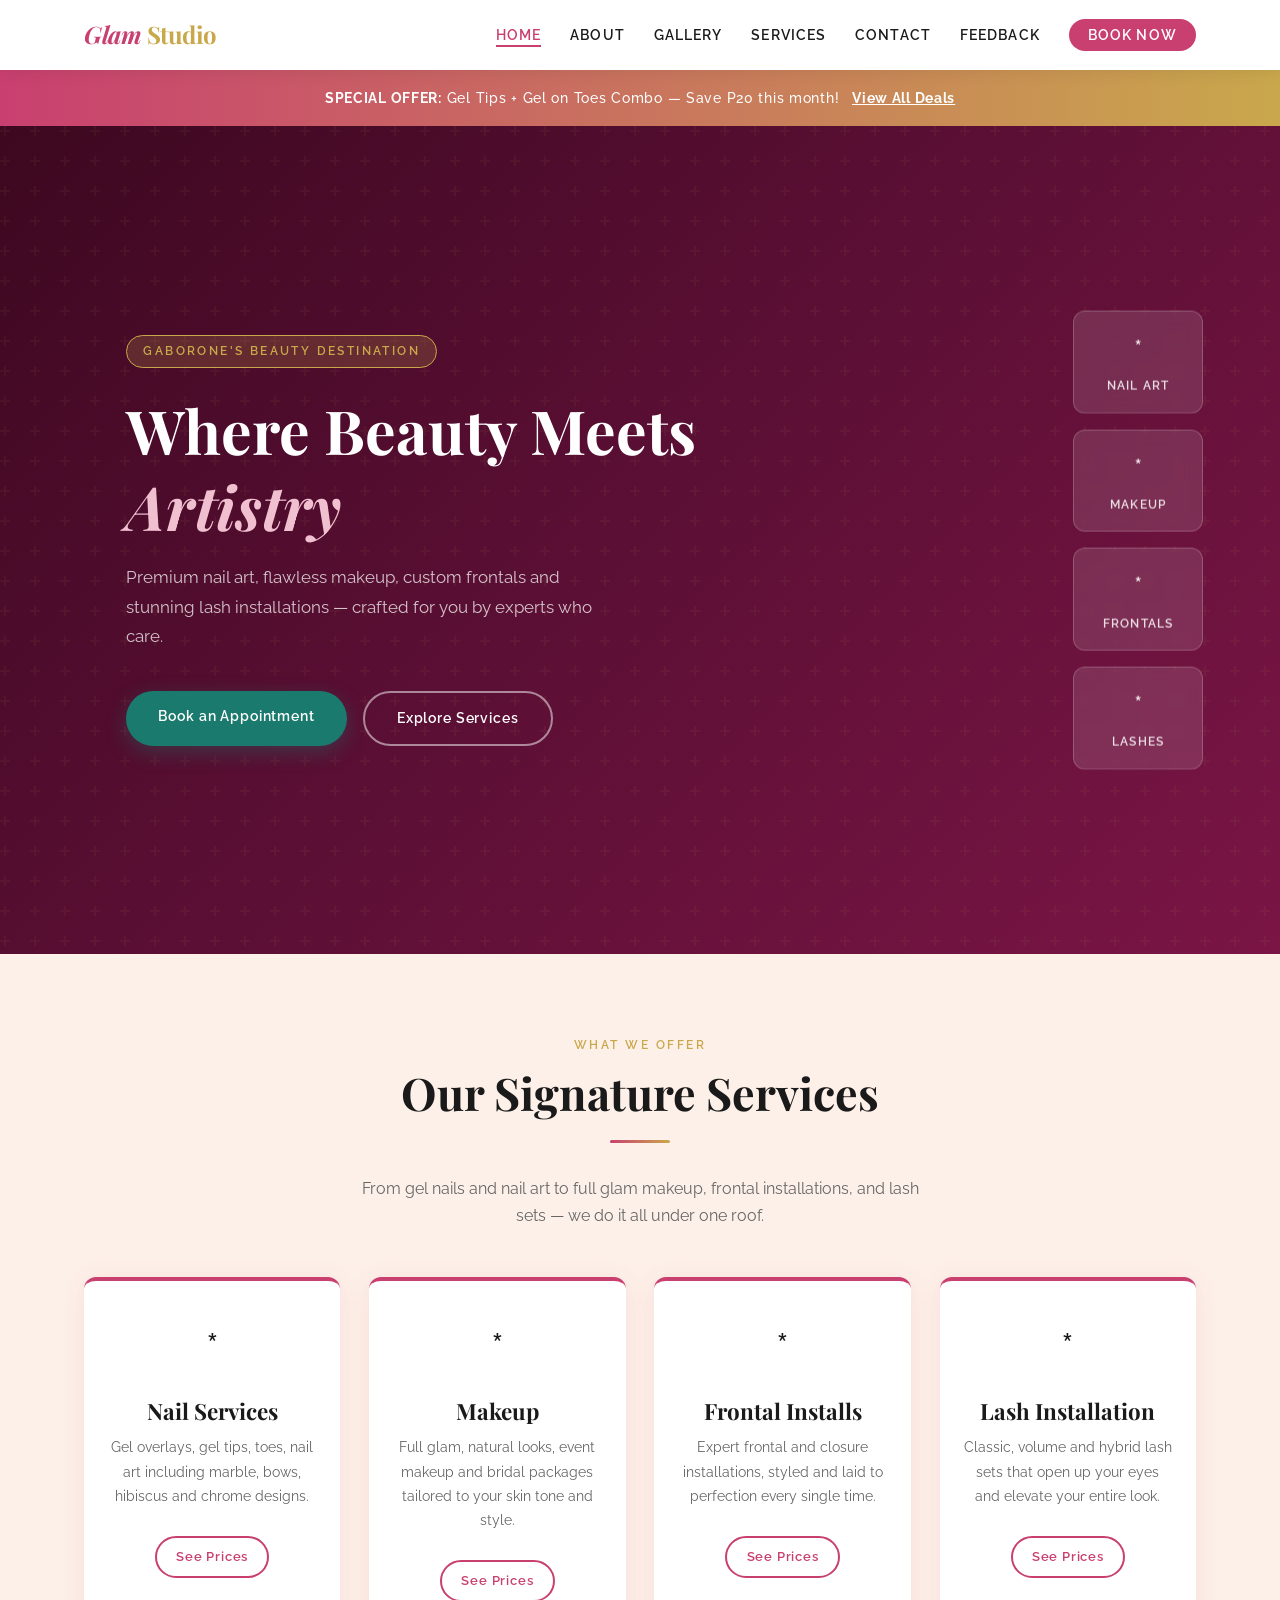
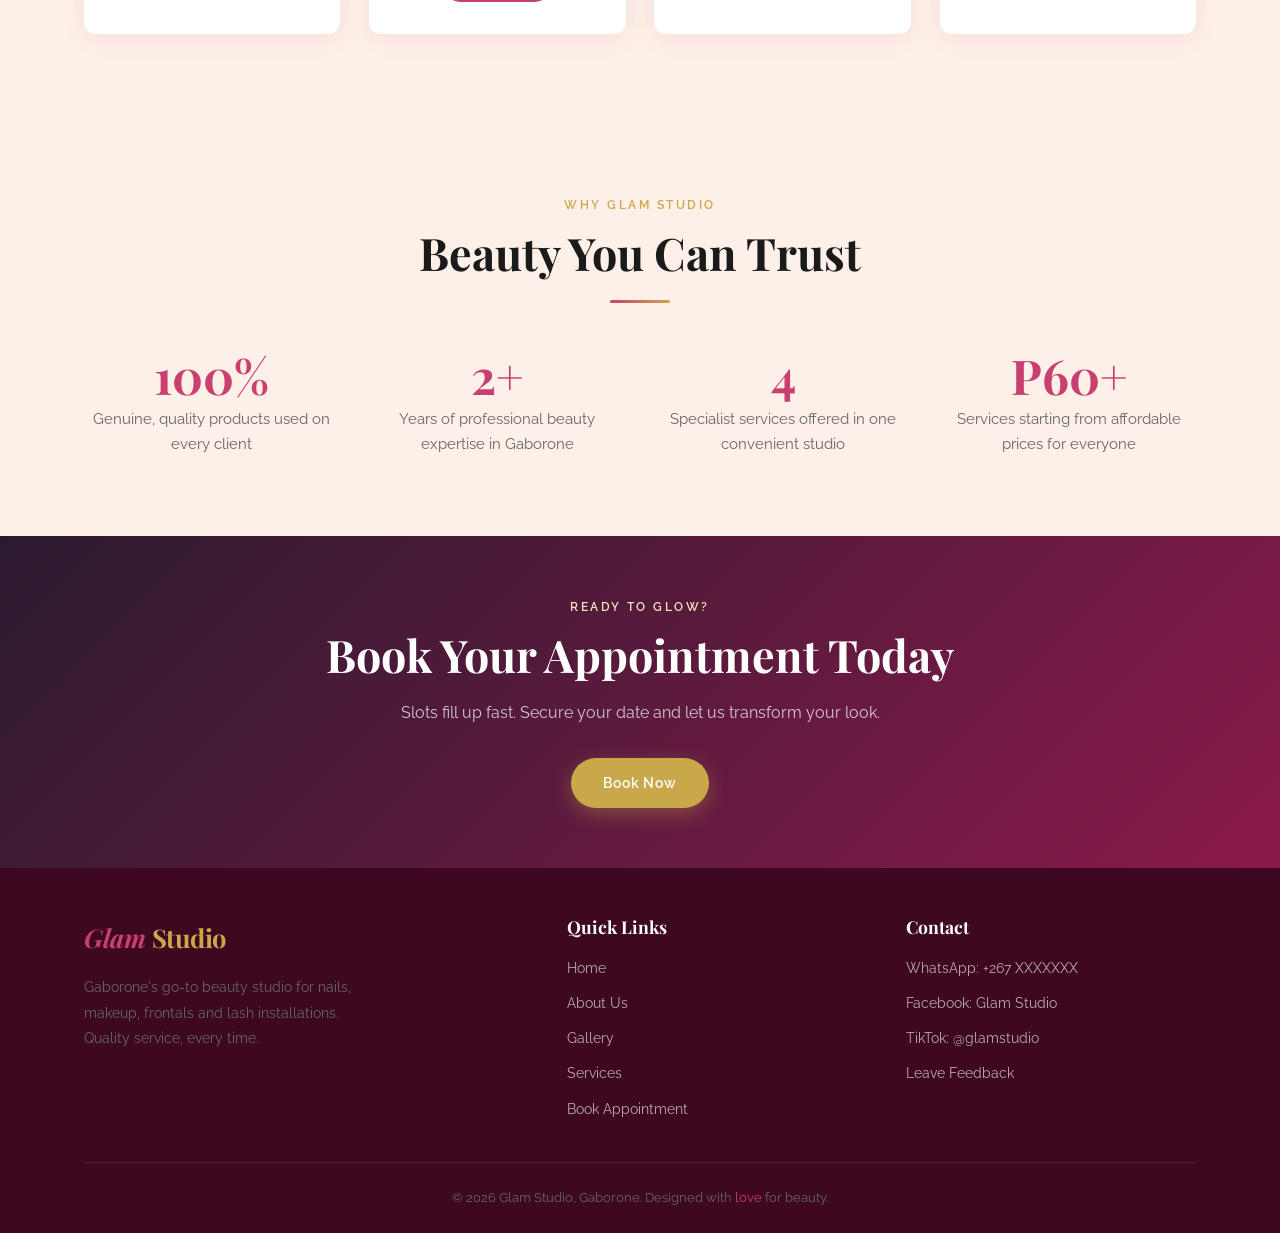
<file: index.html>
<!DOCTYPE html>
<html lang="en">
<head>
  <meta charset="UTF-8" />
  <meta name="viewport" content="width=device-width, initial-scale=1.0" />
  <title>Glam Studio | Nails, Makeup, Frontals & Lashes</title>
  <link rel="stylesheet" href="style.css" />
</head>
<body>

  <!-- HEADER -->
  <header>
    <div class="nav-inner">
      <a href="index.html" class="logo">Glam <span>Studio</span></a>
      <nav>
        <ul>
          <li><a href="index.html" class="active">Home</a></li>
          <li><a href="about.html">About</a></li>
          <li><a href="gallery.html">Gallery</a></li>
          <li><a href="services.html">Services</a></li>
          <li><a href="contacts.html">Contact</a></li>
          <li><a href="feedback.html">Feedback</a></li>
          <li><a href="book.html" class="nav-book">Book Now</a></li>
        </ul>
      </nav>
    </div>
  </header>

  <!-- PROMO STRIP -->
  <div class="promo-strip">
    <strong>SPECIAL OFFER:</strong> Gel Tips + Gel on Toes Combo — Save P20 this month!
    <a href="services.html">View All Deals</a>
  </div>

  <!-- HERO -->
  <section class="hero">
    <div class="hero-content">
      <span class="hero-tag">Gaborone's Beauty Destination</span>
      <h1>Where Beauty Meets <em>Artistry</em></h1>
      <p>Premium nail art, flawless makeup, custom frontals and stunning lash installations — crafted for you by experts who care.</p>
      <div class="hero-btns">
        <a href="book.html" class="btn btn-primary">Book an Appointment</a>
        <a href="services.html" class="btn btn-outline">Explore Services</a>
      </div>
    </div>
    <div class="hero-badges">
      <div class="hero-badge">
        <div class="badge-icon">*</div>
        <div class="badge-label">Nail Art</div>
      </div>
      <div class="hero-badge">
        <div class="badge-icon">*</div>
        <div class="badge-label">Makeup</div>
      </div>
      <div class="hero-badge">
        <div class="badge-icon">*</div>
        <div class="badge-label">Frontals</div>
      </div>
      <div class="hero-badge">
        <div class="badge-icon">*</div>
        <div class="badge-label">Lashes</div>
      </div>
    </div>
  </section>

  <!-- OUR SERVICES PREVIEW -->
  <section class="section">
    <div class="container text-center">
      <span class="section-label">What We Offer</span>
      <h2 class="section-title">Our Signature Services</h2>
      <div class="divider"></div>
      <p class="section-subtitle">From gel nails and nail art to full glam makeup, frontal installations, and lash sets — we do it all under one roof.</p>

      <div class="services-grid">
        <div class="service-card">
          <div class="icon">*</div>
          <h3>Nail Services</h3>
          <p>Gel overlays, gel tips, toes, nail art including marble, bows, hibiscus and chrome designs.</p>
          <br/>
          <a href="services.html" class="btn btn-rose-outline" style="font-size:0.82rem;padding:0.5rem 1.2rem;">See Prices</a>
        </div>
        <div class="service-card">
          <div class="icon">*</div>
          <h3>Makeup</h3>
          <p>Full glam, natural looks, event makeup and bridal packages tailored to your skin tone and style.</p>
          <br/>
          <a href="services.html" class="btn btn-rose-outline" style="font-size:0.82rem;padding:0.5rem 1.2rem;">See Prices</a>
        </div>
        <div class="service-card">
          <div class="icon">*</div>
          <h3>Frontal Installs</h3>
          <p>Expert frontal and closure installations, styled and laid to perfection every single time.</p>
          <br/>
          <a href="services.html" class="btn btn-rose-outline" style="font-size:0.82rem;padding:0.5rem 1.2rem;">See Prices</a>
        </div>
        <div class="service-card">
          <div class="icon">*</div>
          <h3>Lash Installation</h3>
          <p>Classic, volume and hybrid lash sets that open up your eyes and elevate your entire look.</p>
          <br/>
          <a href="services.html" class="btn btn-rose-outline" style="font-size:0.82rem;padding:0.5rem 1.2rem;">See Prices</a>
        </div>
      </div>
    </div>
  </section>

  <!-- WHY CHOOSE US -->
  <section class="section why-us">
    <div class="container text-center">
      <span class="section-label">Why Glam Studio</span>
      <h2 class="section-title">Beauty You Can Trust</h2>
      <div class="divider"></div>
      <div class="why-grid">
        <div class="why-item">
          <div class="num">100%</div>
          <p>Genuine, quality products used on every client</p>
        </div>
        <div class="why-item">
          <div class="num">2+</div>
          <p>Years of professional beauty expertise in Gaborone</p>
        </div>
        <div class="why-item">
          <div class="num">4</div>
          <p>Specialist services offered in one convenient studio</p>
        </div>
        <div class="why-item">
          <div class="num">P60+</div>
          <p>Services starting from affordable prices for everyone</p>
        </div>
      </div>
    </div>
  </section>

  <!-- CTA BANNER -->
  <section class="section" style="background: linear-gradient(135deg, #2B1A2F, #8B1A4A); text-align: center; padding: 60px 0;">
    <div class="container">
      <span class="section-label" style="color: var(--gold-light);">Ready to Glow?</span>
      <h2 style="color: white; margin-bottom: 1rem;">Book Your Appointment Today</h2>
      <p style="color: rgba(255,255,255,0.75); max-width: 500px; margin: 0 auto 2rem;">Slots fill up fast. Secure your date and let us transform your look.</p>
      <a href="book.html" class="btn btn-gold">Book Now</a>
    </div>
  </section>

  <!-- FOOTER -->
  <footer>
    <div class="container">
      <div class="footer-inner">
        <div class="footer-brand">
          <a href="index.html" class="logo">Glam <span>Studio</span></a>
          <p>Gaborone's go-to beauty studio for nails, makeup, frontals and lash installations. Quality service, every time.</p>
        </div>
        <div>
          <h4>Quick Links</h4>
          <ul class="footer-links">
            <li><a href="index.html">Home</a></li>
            <li><a href="about.html">About Us</a></li>
            <li><a href="gallery.html">Gallery</a></li>
            <li><a href="services.html">Services</a></li>
            <li><a href="book.html">Book Appointment</a></li>
          </ul>
        </div>
        <div>
          <h4>Contact</h4>
          <ul class="footer-links">
            <li><a href="contacts.html">WhatsApp: +267 XXXXXXX</a></li>
            <li><a href="contacts.html">Facebook: Glam Studio</a></li>
            <li><a href="contacts.html">TikTok: @glamstudio</a></li>
            <li><a href="feedback.html">Leave Feedback</a></li>
          </ul>
        </div>
      </div>
      <div class="footer-bottom">
        <p>© 2026 Glam Studio, Gaborone. Designed with <span>love</span> for beauty.</p>
      </div>
    </div>
  </footer>

</body>
</html>
</file>
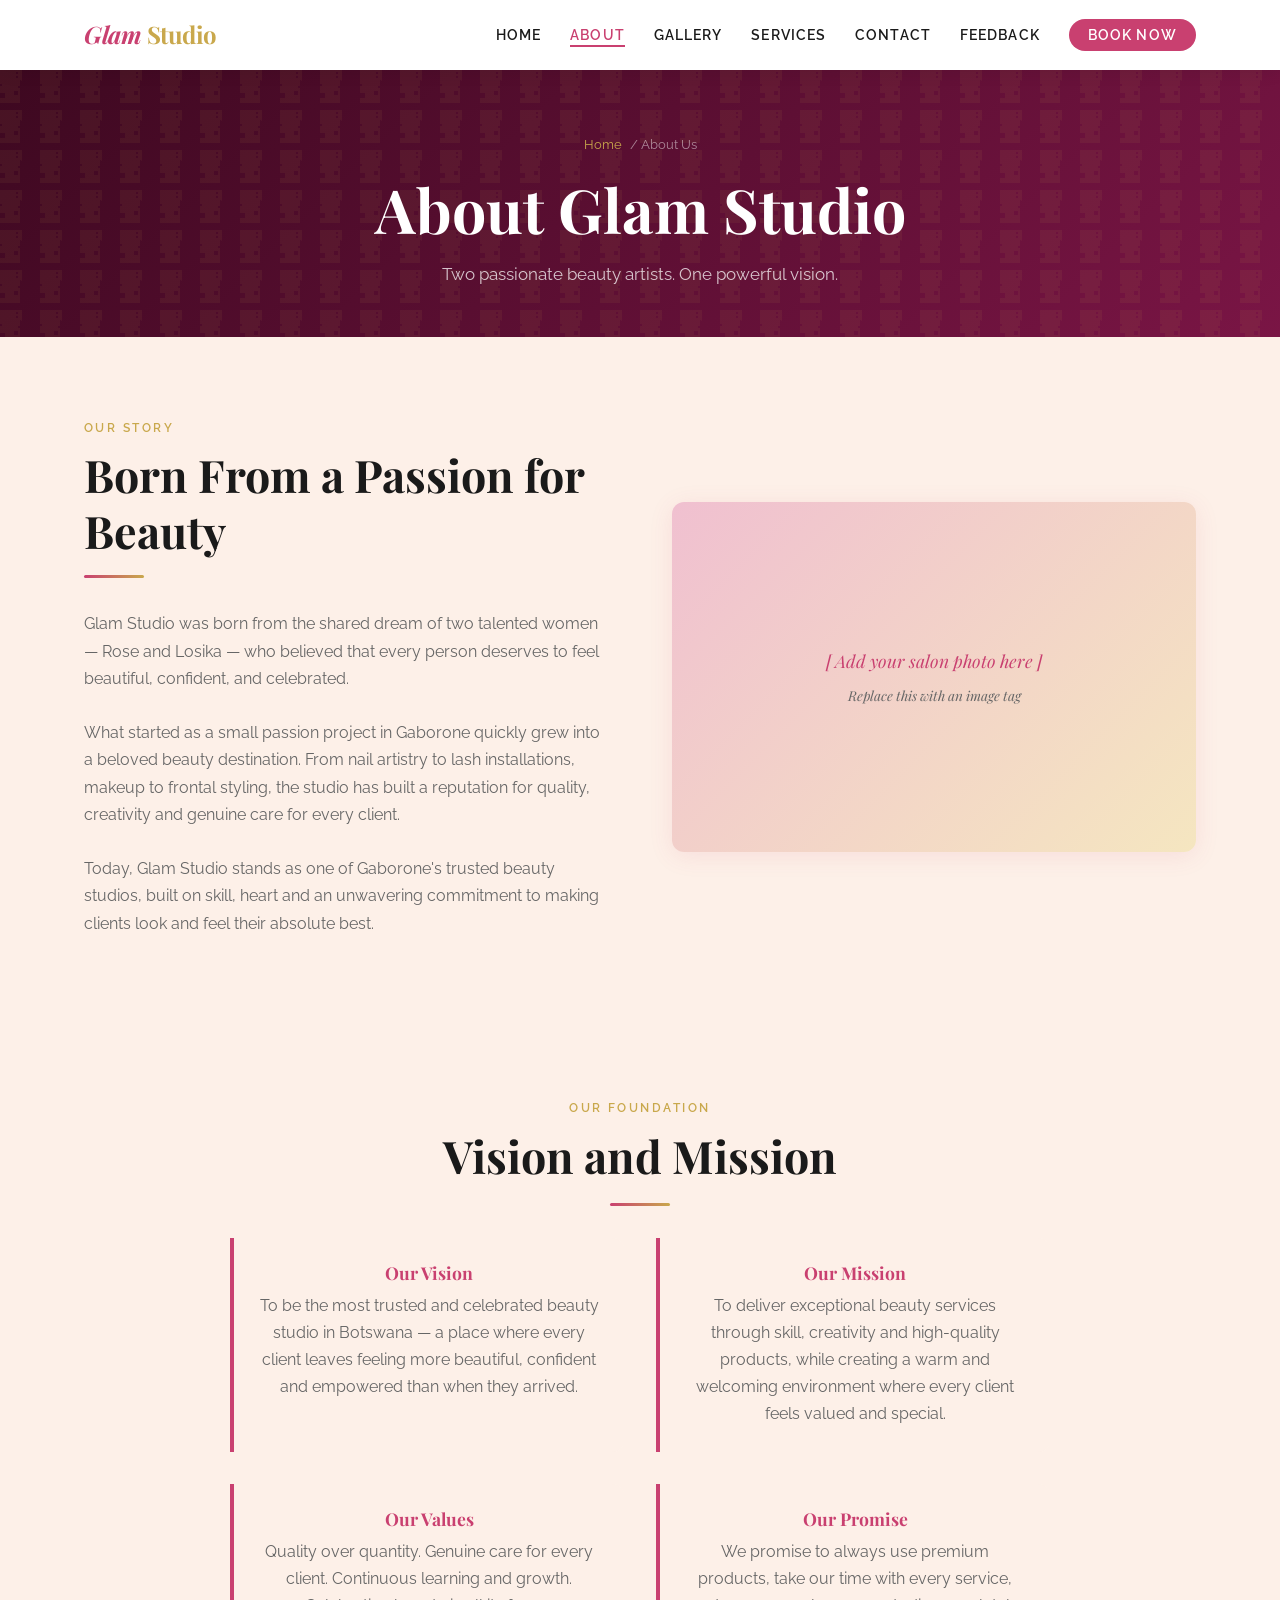
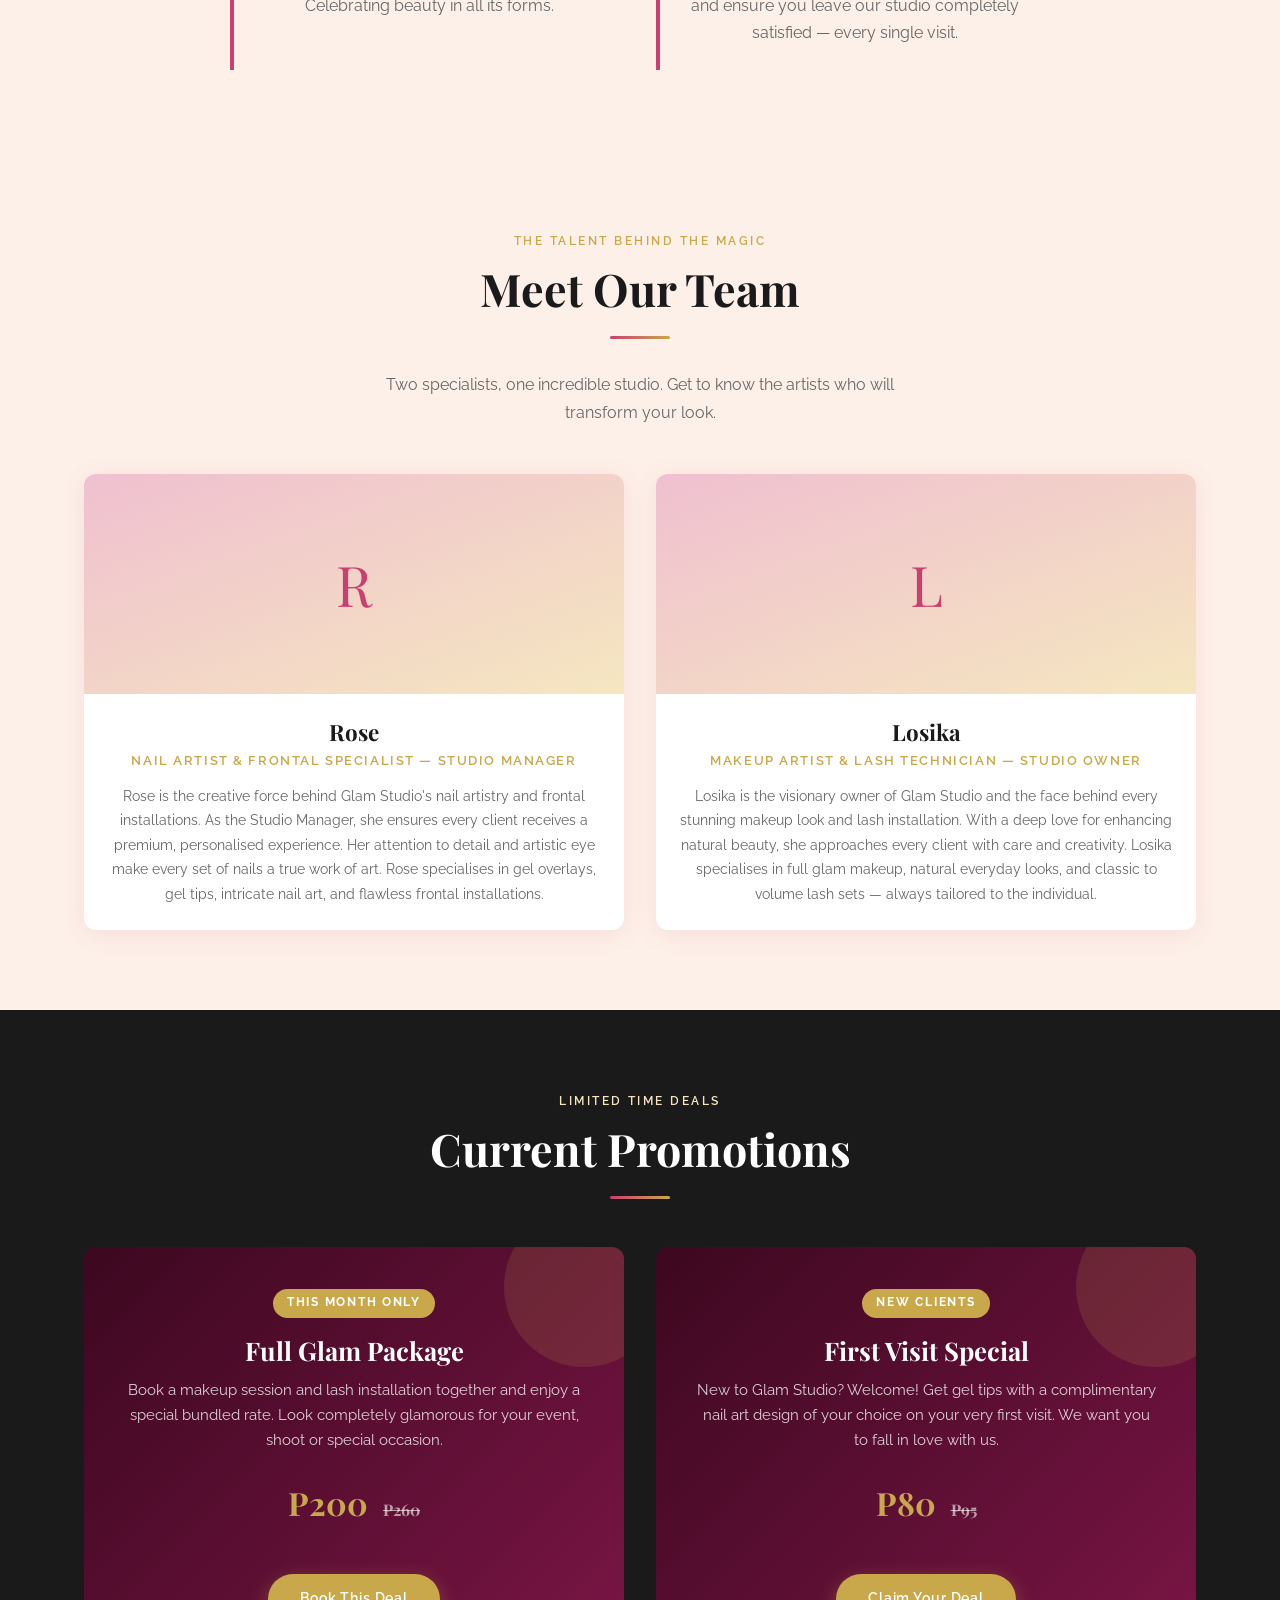
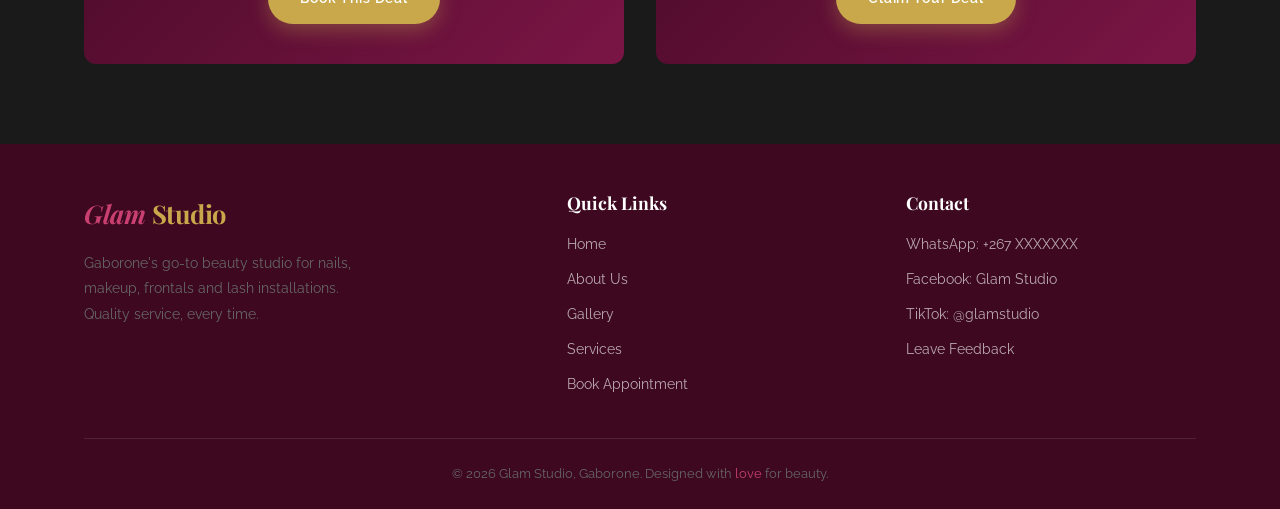
<file: about.html>
<!DOCTYPE html>
<html lang="en">
<head>
  <meta charset="UTF-8" />
  <meta name="viewport" content="width=device-width, initial-scale=1.0" />
  <title>About Us | Glam Studio</title>
  <link rel="stylesheet" href="style.css" />
</head>
<body>

  <header>
    <div class="nav-inner">
      <a href="index.html" class="logo">Glam <span>Studio</span></a>
      <nav>
        <ul>
          <li><a href="index.html">Home</a></li>
          <li><a href="about.html" class="active">About</a></li>
          <li><a href="gallery.html">Gallery</a></li>
          <li><a href="services.html">Services</a></li>
          <li><a href="contacts.html">Contact</a></li>
          <li><a href="feedback.html">Feedback</a></li>
          <li><a href="book.html" class="nav-book">Book Now</a></li>
        </ul>
      </nav>
    </div>
  </header>

  <!-- PAGE HERO -->
  <section class="page-hero">
    <div class="container">
      <div class="breadcrumb"><a href="index.html">Home</a> / About Us</div>
      <h1>About Glam Studio</h1>
      <p>Two passionate beauty artists. One powerful vision.</p>
    </div>
  </section>

  <!-- OUR STORY -->
  <section class="section">
    <div class="container">
      <div class="about-intro">
        <div class="about-text">
          <span class="section-label">Our Story</span>
          <h2 class="section-title">Born From a Passion for Beauty</h2>
          <div class="divider divider-left"></div>
          <p>Glam Studio was born from the shared dream of two talented women — Rose and Losika — who believed that every person deserves to feel beautiful, confident, and celebrated.</p>
          <br/>
          <p>What started as a small passion project in Gaborone quickly grew into a beloved beauty destination. From nail artistry to lash installations, makeup to frontal styling, the studio has built a reputation for quality, creativity and genuine care for every client.</p>
          <br/>
          <p>Today, Glam Studio stands as one of Gaborone's trusted beauty studios, built on skill, heart and an unwavering commitment to making clients look and feel their absolute best.</p>
        </div>
        <div class="about-img">
          <div style="text-align:center;">
            <p style="font-size:1.1rem; color: var(--rose);">[ Add your salon photo here ]</p>
            <p style="font-size:0.85rem; color:var(--grey); margin-top:0.5rem;">Replace this with an image tag</p>
          </div>
        </div>
      </div>
    </div>
  </section>

  <!-- VISION & MISSION -->
  <section class="section" style="background: var(--rose-pale);">
    <div class="container text-center">
      <span class="section-label">Our Foundation</span>
      <h2 class="section-title">Vision and Mission</h2>
      <div class="divider"></div>
      <div class="values-grid" style="max-width:820px; margin: 2rem auto 0;">
        <div class="value-box">
          <h4>Our Vision</h4>
          <p>To be the most trusted and celebrated beauty studio in Botswana — a place where every client leaves feeling more beautiful, confident and empowered than when they arrived.</p>
        </div>
        <div class="value-box">
          <h4>Our Mission</h4>
          <p>To deliver exceptional beauty services through skill, creativity and high-quality products, while creating a warm and welcoming environment where every client feels valued and special.</p>
        </div>
        <div class="value-box">
          <h4>Our Values</h4>
          <p>Quality over quantity. Genuine care for every client. Continuous learning and growth. Celebrating beauty in all its forms.</p>
        </div>
        <div class="value-box">
          <h4>Our Promise</h4>
          <p>We promise to always use premium products, take our time with every service, and ensure you leave our studio completely satisfied — every single visit.</p>
        </div>
      </div>
    </div>
  </section>

  <!-- MEET THE TEAM -->
  <section class="section">
    <div class="container text-center">
      <span class="section-label">The Talent Behind the Magic</span>
      <h2 class="section-title">Meet Our Team</h2>
      <div class="divider"></div>
      <p class="section-subtitle">Two specialists, one incredible studio. Get to know the artists who will transform your look.</p>

      <div class="team-grid">
        <div class="team-card">
          <div class="team-img">R</div>
          <div class="team-info">
            <h3>Rose</h3>
            <span class="role">Nail Artist & Frontal Specialist — Studio Manager</span>
            <p>Rose is the creative force behind Glam Studio's nail artistry and frontal installations. As the Studio Manager, she ensures every client receives a premium, personalised experience. Her attention to detail and artistic eye make every set of nails a true work of art. Rose specialises in gel overlays, gel tips, intricate nail art, and flawless frontal installations.</p>
          </div>
        </div>
        <div class="team-card">
          <div class="team-img">L</div>
          <div class="team-info">
            <h3>Losika</h3>
            <span class="role">Makeup Artist & Lash Technician — Studio Owner</span>
            <p>Losika is the visionary owner of Glam Studio and the face behind every stunning makeup look and lash installation. With a deep love for enhancing natural beauty, she approaches every client with care and creativity. Losika specialises in full glam makeup, natural everyday looks, and classic to volume lash sets — always tailored to the individual.</p>
          </div>
        </div>
      </div>
    </div>
  </section>

  <!-- PROMOTIONS -->
  <section class="section" style="background: var(--dark);">
    <div class="container text-center">
      <span class="section-label" style="color: var(--gold-light);">Limited Time Deals</span>
      <h2 class="section-title" style="color: white;">Current Promotions</h2>
      <div class="divider"></div>

      <div class="promos-grid">
        <div class="promo-card">
          <span class="promo-badge">This Month Only</span>
          <h3>Full Glam Package</h3>
          <p>Book a makeup session and lash installation together and enjoy a special bundled rate. Look completely glamorous for your event, shoot or special occasion.</p>
          <div class="promo-price">P200 <span>P260</span></div>
          <br/>
          <a href="book.html" class="btn btn-gold" style="margin-top:1rem;">Book This Deal</a>
        </div>
        <div class="promo-card">
          <span class="promo-badge">New Clients</span>
          <h3>First Visit Special</h3>
          <p>New to Glam Studio? Welcome! Get gel tips with a complimentary nail art design of your choice on your very first visit. We want you to fall in love with us.</p>
          <div class="promo-price">P80 <span>P95</span></div>
          <br/>
          <a href="book.html" class="btn btn-gold" style="margin-top:1rem;">Claim Your Deal</a>
        </div>
      </div>
    </div>
  </section>

  <!-- FOOTER -->
  <footer>
    <div class="container">
      <div class="footer-inner">
        <div class="footer-brand">
          <a href="index.html" class="logo">Glam <span>Studio</span></a>
          <p>Gaborone's go-to beauty studio for nails, makeup, frontals and lash installations. Quality service, every time.</p>
        </div>
        <div>
          <h4>Quick Links</h4>
          <ul class="footer-links">
            <li><a href="index.html">Home</a></li>
            <li><a href="about.html">About Us</a></li>
            <li><a href="gallery.html">Gallery</a></li>
            <li><a href="services.html">Services</a></li>
            <li><a href="book.html">Book Appointment</a></li>
          </ul>
        </div>
        <div>
          <h4>Contact</h4>
          <ul class="footer-links">
            <li><a href="contacts.html">WhatsApp: +267 XXXXXXX</a></li>
            <li><a href="contacts.html">Facebook: Glam Studio</a></li>
            <li><a href="contacts.html">TikTok: @glamstudio</a></li>
            <li><a href="feedback.html">Leave Feedback</a></li>
          </ul>
        </div>
      </div>
      <div class="footer-bottom">
        <p>© 2026 Glam Studio, Gaborone. Designed with <span>love</span> for beauty.</p>
      </div>
    </div>
  </footer>

</body>
</html>
</file>
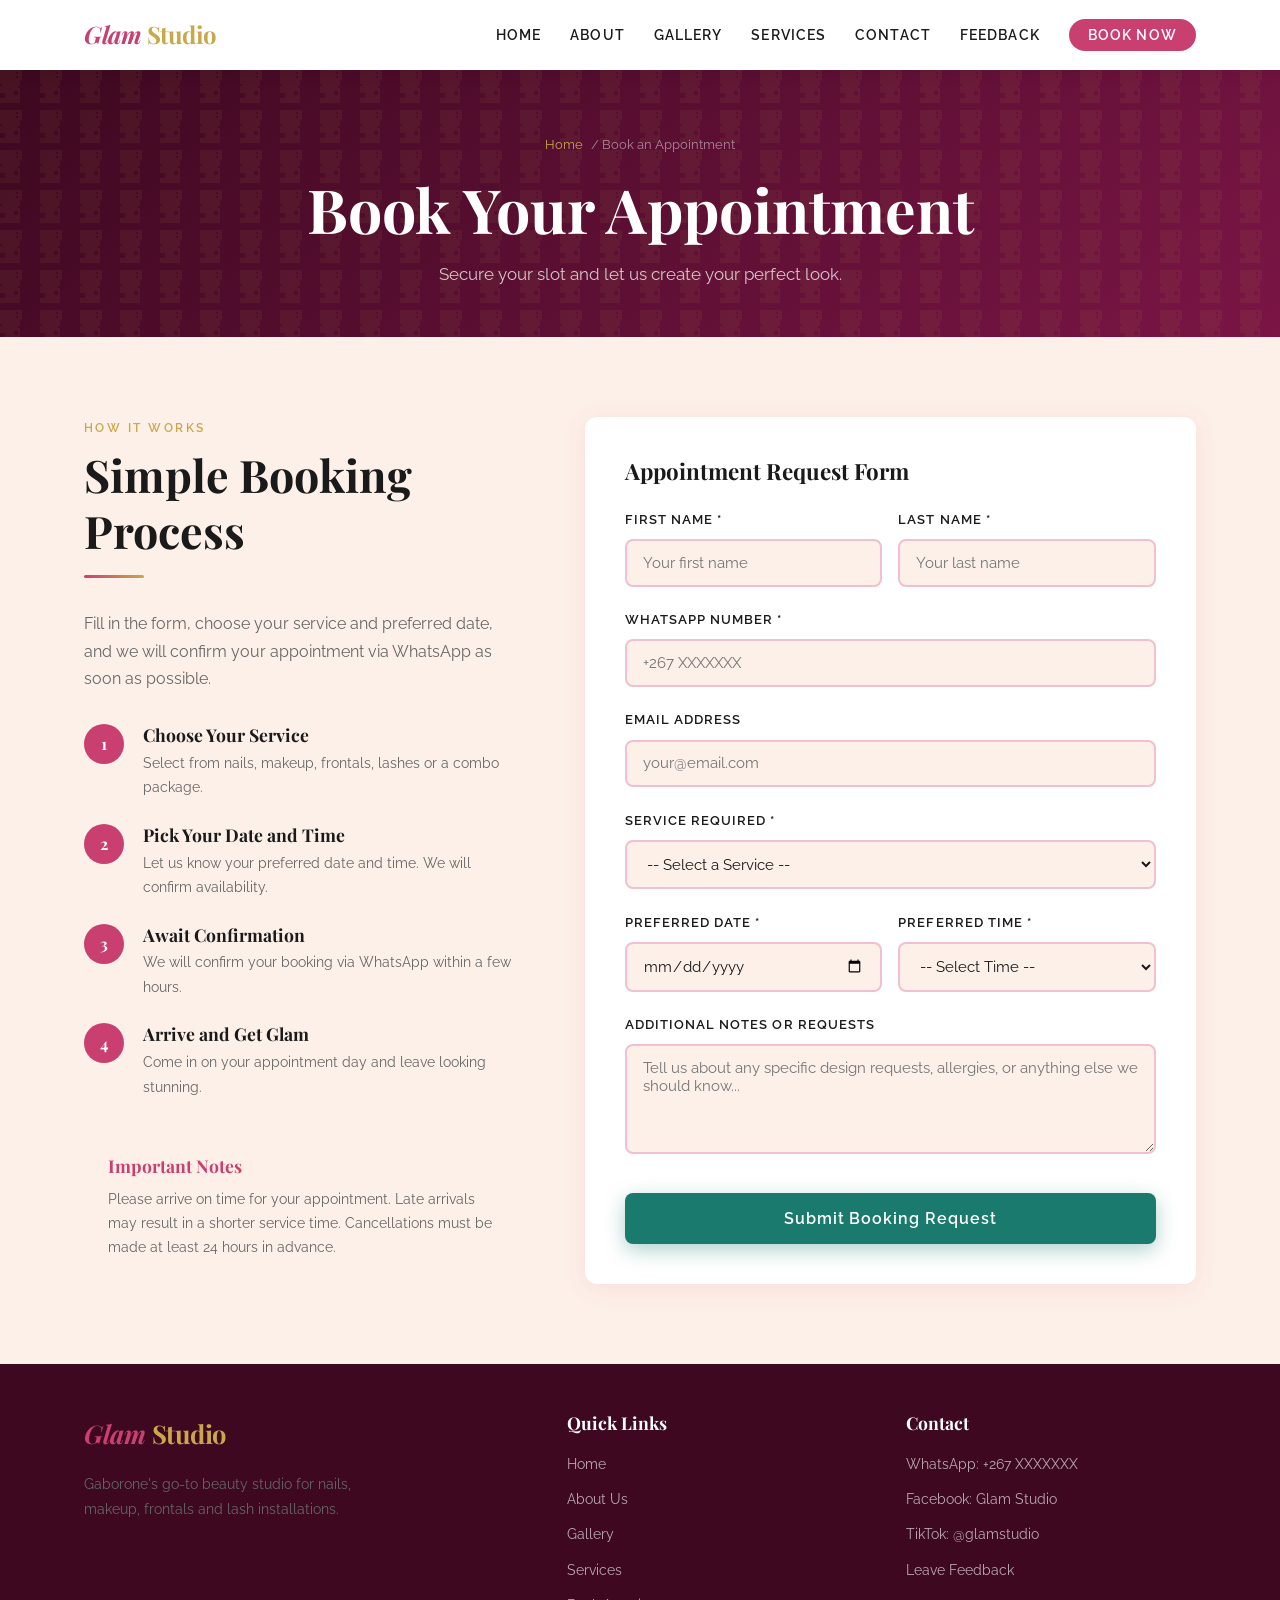
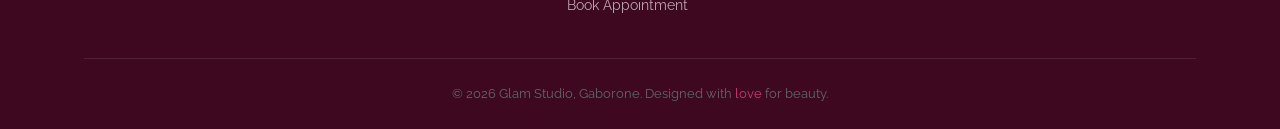
<file: book.html>
<!DOCTYPE html>
<html lang="en">
<head>
  <meta charset="UTF-8" />
  <meta name="viewport" content="width=device-width, initial-scale=1.0" />
  <title>Book an Appointment | Glam Studio</title>
  <link rel="stylesheet" href="style.css" />
</head>
<body>

  <header>
    <div class="nav-inner">
      <a href="index.html" class="logo">Glam <span>Studio</span></a>
      <nav>
        <ul>
          <li><a href="index.html">Home</a></li>
          <li><a href="about.html">About</a></li>
          <li><a href="gallery.html">Gallery</a></li>
          <li><a href="services.html">Services</a></li>
          <li><a href="contacts.html">Contact</a></li>
          <li><a href="feedback.html">Feedback</a></li>
          <li><a href="book.html" class="nav-book active">Book Now</a></li>
        </ul>
      </nav>
    </div>
  </header>

  <section class="page-hero">
    <div class="container">
      <div class="breadcrumb"><a href="index.html">Home</a> / Book an Appointment</div>
      <h1>Book Your Appointment</h1>
      <p>Secure your slot and let us create your perfect look.</p>
    </div>
  </section>

  <section class="section">
    <div class="container">
      <div class="booking-wrapper">

        <!-- INFO SIDE -->
        <div class="booking-info">
          <span class="section-label">How It Works</span>
          <h2>Simple Booking Process</h2>
          <div class="divider divider-left"></div>
          <p>Fill in the form, choose your service and preferred date, and we will confirm your appointment via WhatsApp as soon as possible.</p>

          <div class="booking-steps">
            <div class="step">
              <div class="step-num">1</div>
              <div class="step-text">
                <h4>Choose Your Service</h4>
                <p>Select from nails, makeup, frontals, lashes or a combo package.</p>
              </div>
            </div>
            <div class="step">
              <div class="step-num">2</div>
              <div class="step-text">
                <h4>Pick Your Date and Time</h4>
                <p>Let us know your preferred date and time. We will confirm availability.</p>
              </div>
            </div>
            <div class="step">
              <div class="step-num">3</div>
              <div class="step-text">
                <h4>Await Confirmation</h4>
                <p>We will confirm your booking via WhatsApp within a few hours.</p>
              </div>
            </div>
            <div class="step">
              <div class="step-num">4</div>
              <div class="step-text">
                <h4>Arrive and Get Glam</h4>
                <p>Come in on your appointment day and leave looking stunning.</p>
              </div>
            </div>
          </div>

          <div style="background: var(--rose-pale); border-radius: var(--radius); padding: 1.5rem; margin-top: 2rem;">
            <h4 style="color: var(--rose); margin-bottom: 0.7rem;">Important Notes</h4>
            <p style="font-size: 0.88rem;">Please arrive on time for your appointment. Late arrivals may result in a shorter service time. Cancellations must be made at least 24 hours in advance.</p>
          </div>
        </div>

        <!-- FORM SIDE -->
        <div class="form-card">
          <h3>Appointment Request Form</h3>

          <form id="bookingForm" onsubmit="submitBooking(event)">
            <div class="form-row">
              <div class="form-group">
                <label for="fname">First Name *</label>
                <input type="text" id="fname" name="fname" placeholder="Your first name" required />
              </div>
              <div class="form-group">
                <label for="lname">Last Name *</label>
                <input type="text" id="lname" name="lname" placeholder="Your last name" required />
              </div>
            </div>

            <div class="form-group">
              <label for="phone">WhatsApp Number *</label>
              <input type="tel" id="phone" name="phone" placeholder="+267 XXXXXXX" required />
            </div>

            <div class="form-group">
              <label for="email">Email Address</label>
              <input type="email" id="email" name="email" placeholder="your@email.com" />
            </div>

            <div class="form-group">
              <label for="service">Service Required *</label>
              <select id="service" name="service" required>
                <option value="" disabled selected>-- Select a Service --</option>
                <optgroup label="Nail Services (by Rose)">
                  <option value="gel-overlay">Gel Overlay — P70</option>
                  <option value="gel-tips">Gel Tips — P80</option>
                  <option value="gel-toes">Gel on Toes — P60</option>
                  <option value="gel-tiptoes">Gel on Tiptoes — P70</option>
                  <option value="buff-shine">Buff and Shine — P60</option>
                </optgroup>
                <optgroup label="Makeup (by Losika)">
                  <option value="full-glam">Full Glam Makeup — P150</option>
                  <option value="soft-glam">Soft Glam — P120</option>
                  <option value="natural-look">Natural Everyday Look — P100</option>
                  <option value="bridal-makeup">Bridal Makeup — From P200</option>
                  <option value="event-makeup">Event Makeup — P130</option>
                </optgroup>
                <optgroup label="Frontal Installations (by Rose)">
                  <option value="frontal-glue">Frontal Install (Glue) — P120</option>
                  <option value="closure-sewin">Closure Sew-In — P150</option>
                  <option value="frontal-sewin">Frontal Sew-In — P180</option>
                </optgroup>
                <optgroup label="Lash Installations (by Losika)">
                  <option value="classic-lash">Classic Lash Set — P150</option>
                  <option value="hybrid-lash">Hybrid Lash Set — P180</option>
                  <option value="volume-lash">Volume Lash Set — P200</option>
                  <option value="lash-infills">Lash Infills — P80</option>
                </optgroup>
                <optgroup label="Combos">
                  <option value="combo-nails-toes">Gel Tips + Gel on Toes — P140</option>
                  <option value="combo-overlay-toes">Gel Overlay + Gel on Toes — P120</option>
                  <option value="combo-glam">Full Glam Makeup + Lashes — P200</option>
                  <option value="combo-full-day">Full Beauty Day (Nails + Makeup + Lashes) — P290</option>
                </optgroup>
              </select>
            </div>

            <div class="form-row">
              <div class="form-group">
                <label for="date">Preferred Date *</label>
                <input type="date" id="date" name="date" required />
              </div>
              <div class="form-group">
                <label for="time">Preferred Time *</label>
                <select id="time" name="time" required>
                  <option value="" disabled selected>-- Select Time --</option>
                  <option value="09:00">09:00 AM</option>
                  <option value="10:00">10:00 AM</option>
                  <option value="11:00">11:00 AM</option>
                  <option value="12:00">12:00 PM</option>
                  <option value="13:00">01:00 PM</option>
                  <option value="14:00">02:00 PM</option>
                  <option value="15:00">03:00 PM</option>
                  <option value="16:00">04:00 PM</option>
                  <option value="17:00">05:00 PM</option>
                </select>
              </div>
            </div>

            <div class="form-group">
              <label for="notes">Additional Notes or Requests</label>
              <textarea id="notes" name="notes" placeholder="Tell us about any specific design requests, allergies, or anything else we should know..."></textarea>
            </div>

            <button type="submit" class="btn btn-primary form-submit">Submit Booking Request</button>
          </form>

          <div class="success-msg" id="successMsg">
            Your appointment request has been submitted! We will contact you on WhatsApp to confirm your booking shortly.
          </div>
        </div>

      </div>
    </div>
  </section>

  <footer>
    <div class="container">
      <div class="footer-inner">
        <div class="footer-brand">
          <a href="index.html" class="logo">Glam <span>Studio</span></a>
          <p>Gaborone's go-to beauty studio for nails, makeup, frontals and lash installations.</p>
        </div>
        <div>
          <h4>Quick Links</h4>
          <ul class="footer-links">
            <li><a href="index.html">Home</a></li>
            <li><a href="about.html">About Us</a></li>
            <li><a href="gallery.html">Gallery</a></li>
            <li><a href="services.html">Services</a></li>
            <li><a href="book.html">Book Appointment</a></li>
          </ul>
        </div>
        <div>
          <h4>Contact</h4>
          <ul class="footer-links">
            <li><a href="contacts.html">WhatsApp: +267 XXXXXXX</a></li>
            <li><a href="contacts.html">Facebook: Glam Studio</a></li>
            <li><a href="contacts.html">TikTok: @glamstudio</a></li>
            <li><a href="feedback.html">Leave Feedback</a></li>
          </ul>
        </div>
      </div>
      <div class="footer-bottom">
        <p>© 2026 Glam Studio, Gaborone. Designed with <span>love</span> for beauty.</p>
      </div>
    </div>
  </footer>

  <script>
    // Set min date to today
    document.getElementById('date').min = new Date().toISOString().split('T')[0];

    function submitBooking(e) {
      e.preventDefault();
      document.getElementById('bookingForm').style.display = 'none';
      document.getElementById('successMsg').style.display = 'block';
    }
  </script>

</body>
</html>
</file>
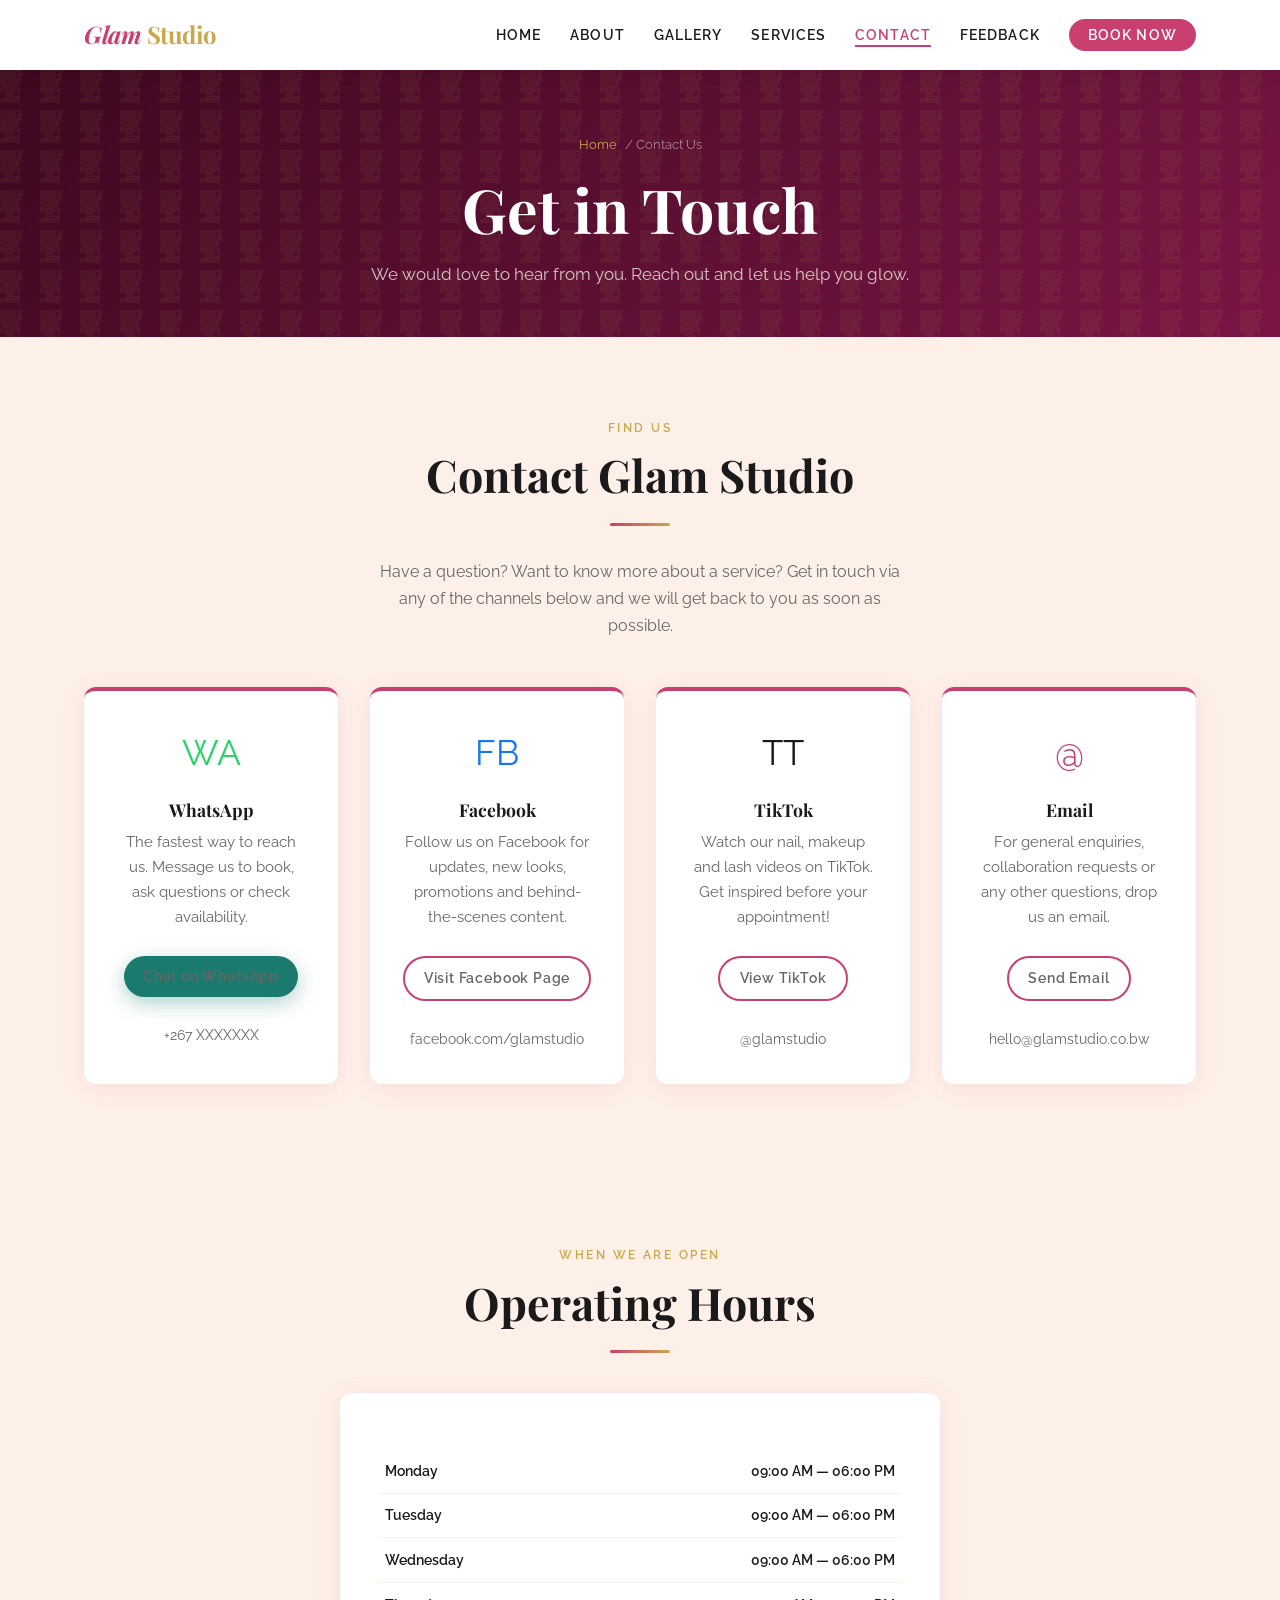
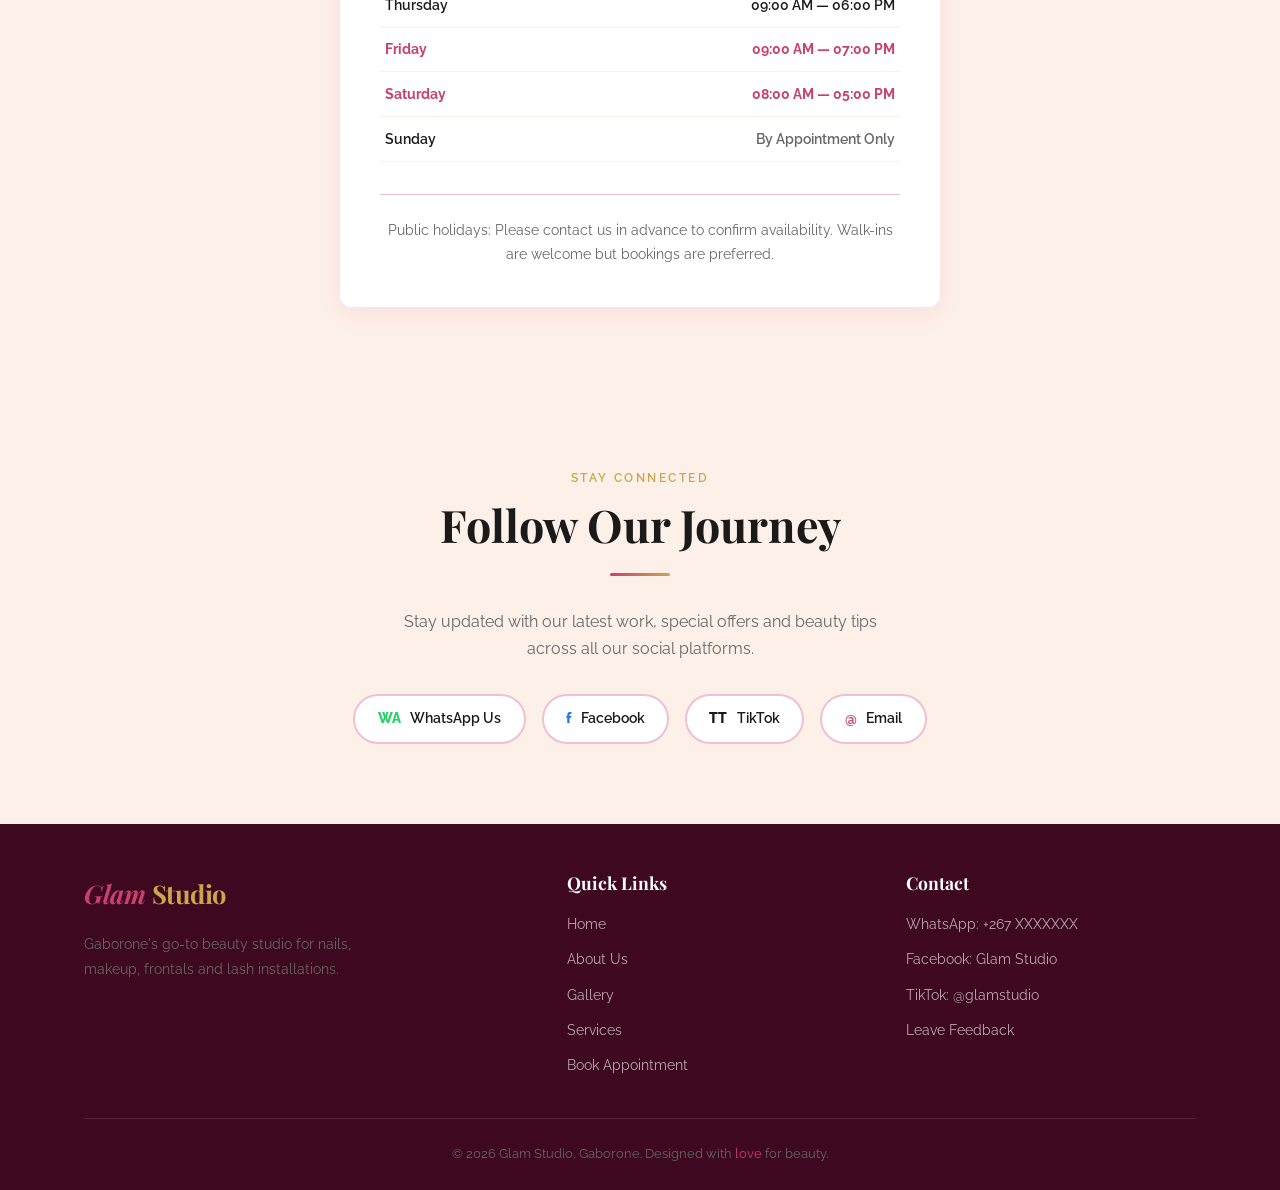
<file: contacts.html>
<!DOCTYPE html>
<html lang="en">
<head>
  <meta charset="UTF-8" />
  <meta name="viewport" content="width=device-width, initial-scale=1.0" />
  <title>Contact Us | Glam Studio</title>
  <link rel="stylesheet" href="style.css" />
</head>
<body>

  <header>
    <div class="nav-inner">
      <a href="index.html" class="logo">Glam <span>Studio</span></a>
      <nav>
        <ul>
          <li><a href="index.html">Home</a></li>
          <li><a href="about.html">About</a></li>
          <li><a href="gallery.html">Gallery</a></li>
          <li><a href="services.html">Services</a></li>
          <li><a href="contacts.html" class="active">Contact</a></li>
          <li><a href="feedback.html">Feedback</a></li>
          <li><a href="book.html" class="nav-book">Book Now</a></li>
        </ul>
      </nav>
    </div>
  </header>

  <section class="page-hero">
    <div class="container">
      <div class="breadcrumb"><a href="index.html">Home</a> / Contact Us</div>
      <h1>Get in Touch</h1>
      <p>We would love to hear from you. Reach out and let us help you glow.</p>
    </div>
  </section>

  <section class="section">
    <div class="container">

      <div class="text-center" style="margin-bottom: 3rem;">
        <span class="section-label">Find Us</span>
        <h2 class="section-title">Contact Glam Studio</h2>
        <div class="divider"></div>
        <p style="max-width:540px; margin:0 auto;">Have a question? Want to know more about a service? Get in touch via any of the channels below and we will get back to you as soon as possible.</p>
      </div>

      <div class="contacts-grid">

        <!-- WhatsApp -->
        <div class="contact-card">
          <div class="c-icon" style="color: #25D366;">WA</div>
          <h4>WhatsApp</h4>
          <p>The fastest way to reach us. Message us to book, ask questions or check availability.</p>
          <br/>
          <a href="https://wa.me/267XXXXXXX" target="_blank" class="btn btn-primary" style="font-size:0.85rem; padding:0.55rem 1.2rem;">Chat on WhatsApp</a>
          <br/><br/>
          <p style="font-size:0.88rem;">+267 XXXXXXX</p>
        </div>

        <!-- Facebook -->
        <div class="contact-card">
          <div class="c-icon" style="color: #1877F2;">FB</div>
          <h4>Facebook</h4>
          <p>Follow us on Facebook for updates, new looks, promotions and behind-the-scenes content.</p>
          <br/>
          <a href="https://facebook.com/glamstudio" target="_blank" class="btn btn-rose-outline" style="font-size:0.85rem; padding:0.55rem 1.2rem;">Visit Facebook Page</a>
          <br/><br/>
          <p style="font-size:0.88rem;">facebook.com/glamstudio</p>
        </div>

        <!-- TikTok -->
        <div class="contact-card">
          <div class="c-icon" style="color: var(--dark);">TT</div>
          <h4>TikTok</h4>
          <p>Watch our nail, makeup and lash videos on TikTok. Get inspired before your appointment!</p>
          <br/>
          <a href="https://tiktok.com/@glamstudio" target="_blank" class="btn btn-rose-outline" style="font-size:0.85rem; padding:0.55rem 1.2rem;">View TikTok</a>
          <br/><br/>
          <p style="font-size:0.88rem;">@glamstudio</p>
        </div>

        <!-- Email -->
        <div class="contact-card">
          <div class="c-icon" style="color: var(--rose);">@</div>
          <h4>Email</h4>
          <p>For general enquiries, collaboration requests or any other questions, drop us an email.</p>
          <br/>
          <a href="mailto:hello@glamstudio.co.bw" class="btn btn-rose-outline" style="font-size:0.85rem; padding:0.55rem 1.2rem;">Send Email</a>
          <br/><br/>
          <p style="font-size:0.88rem;">hello@glamstudio.co.bw</p>
        </div>

      </div>

    </div>
  </section>

  <!-- OPERATING HOURS -->
  <section class="section" style="background: var(--rose-pale);">
    <div class="container">
      <div class="text-center" style="margin-bottom: 2.5rem;">
        <span class="section-label">When We Are Open</span>
        <h2 class="section-title">Operating Hours</h2>
        <div class="divider"></div>
      </div>

      <div style="max-width: 600px; margin: 0 auto;">
        <div style="background: var(--white); border-radius: var(--radius); padding: 2.5rem; box-shadow: var(--shadow);">
          <table class="hours-table" style="width:100%;">
            <tr>
              <td style="font-weight:600; color:var(--dark);">Monday</td>
              <td>09:00 AM — 06:00 PM</td>
            </tr>
            <tr>
              <td style="font-weight:600; color:var(--dark);">Tuesday</td>
              <td>09:00 AM — 06:00 PM</td>
            </tr>
            <tr>
              <td style="font-weight:600; color:var(--dark);">Wednesday</td>
              <td>09:00 AM — 06:00 PM</td>
            </tr>
            <tr>
              <td style="font-weight:600; color:var(--dark);">Thursday</td>
              <td>09:00 AM — 06:00 PM</td>
            </tr>
            <tr class="highlight">
              <td style="font-weight:700; color:var(--rose);">Friday</td>
              <td style="font-weight:700; color:var(--rose);">09:00 AM — 07:00 PM</td>
            </tr>
            <tr class="highlight">
              <td style="font-weight:700; color:var(--rose);">Saturday</td>
              <td style="font-weight:700; color:var(--rose);">08:00 AM — 05:00 PM</td>
            </tr>
            <tr>
              <td style="font-weight:600; color:var(--dark);">Sunday</td>
              <td style="color:var(--grey);">By Appointment Only</td>
            </tr>
          </table>

          <div style="margin-top:2rem; padding-top:1.5rem; border-top: 1px solid var(--rose-light);">
            <p style="font-size:0.88rem; color:var(--grey); text-align:center;">
              Public holidays: Please contact us in advance to confirm availability. Walk-ins are welcome but bookings are preferred.
            </p>
          </div>
        </div>
      </div>
    </div>
  </section>

  <!-- SOCIAL CONNECT -->
  <section class="section" style="text-align:center;">
    <div class="container">
      <span class="section-label">Stay Connected</span>
      <h2 class="section-title">Follow Our Journey</h2>
      <div class="divider"></div>
      <p style="max-width:480px; margin: 0 auto 2rem;">Stay updated with our latest work, special offers and beauty tips across all our social platforms.</p>

      <div class="social-links">
        <a href="https://wa.me/267XXXXXXX" target="_blank" class="social-link">
          <span style="color:#25D366; font-weight:800;">WA</span> WhatsApp Us
        </a>
        <a href="https://facebook.com/glamstudio" target="_blank" class="social-link">
          <span style="color:#1877F2; font-weight:800;">f</span> Facebook
        </a>
        <a href="https://tiktok.com/@glamstudio" target="_blank" class="social-link">
          <span style="font-weight:800;">TT</span> TikTok
        </a>
        <a href="mailto:hello@glamstudio.co.bw" class="social-link">
          <span style="color:var(--rose); font-weight:800;">@</span> Email
        </a>
      </div>
    </div>
  </section>

  <footer>
    <div class="container">
      <div class="footer-inner">
        <div class="footer-brand">
          <a href="index.html" class="logo">Glam <span>Studio</span></a>
          <p>Gaborone's go-to beauty studio for nails, makeup, frontals and lash installations.</p>
        </div>
        <div>
          <h4>Quick Links</h4>
          <ul class="footer-links">
            <li><a href="index.html">Home</a></li>
            <li><a href="about.html">About Us</a></li>
            <li><a href="gallery.html">Gallery</a></li>
            <li><a href="services.html">Services</a></li>
            <li><a href="book.html">Book Appointment</a></li>
          </ul>
        </div>
        <div>
          <h4>Contact</h4>
          <ul class="footer-links">
            <li><a href="contacts.html">WhatsApp: +267 XXXXXXX</a></li>
            <li><a href="contacts.html">Facebook: Glam Studio</a></li>
            <li><a href="contacts.html">TikTok: @glamstudio</a></li>
            <li><a href="feedback.html">Leave Feedback</a></li>
          </ul>
        </div>
      </div>
      <div class="footer-bottom">
        <p>© 2026 Glam Studio, Gaborone. Designed with <span>love</span> for beauty.</p>
      </div>
    </div>
  </footer>

</body>
</html>
</file>
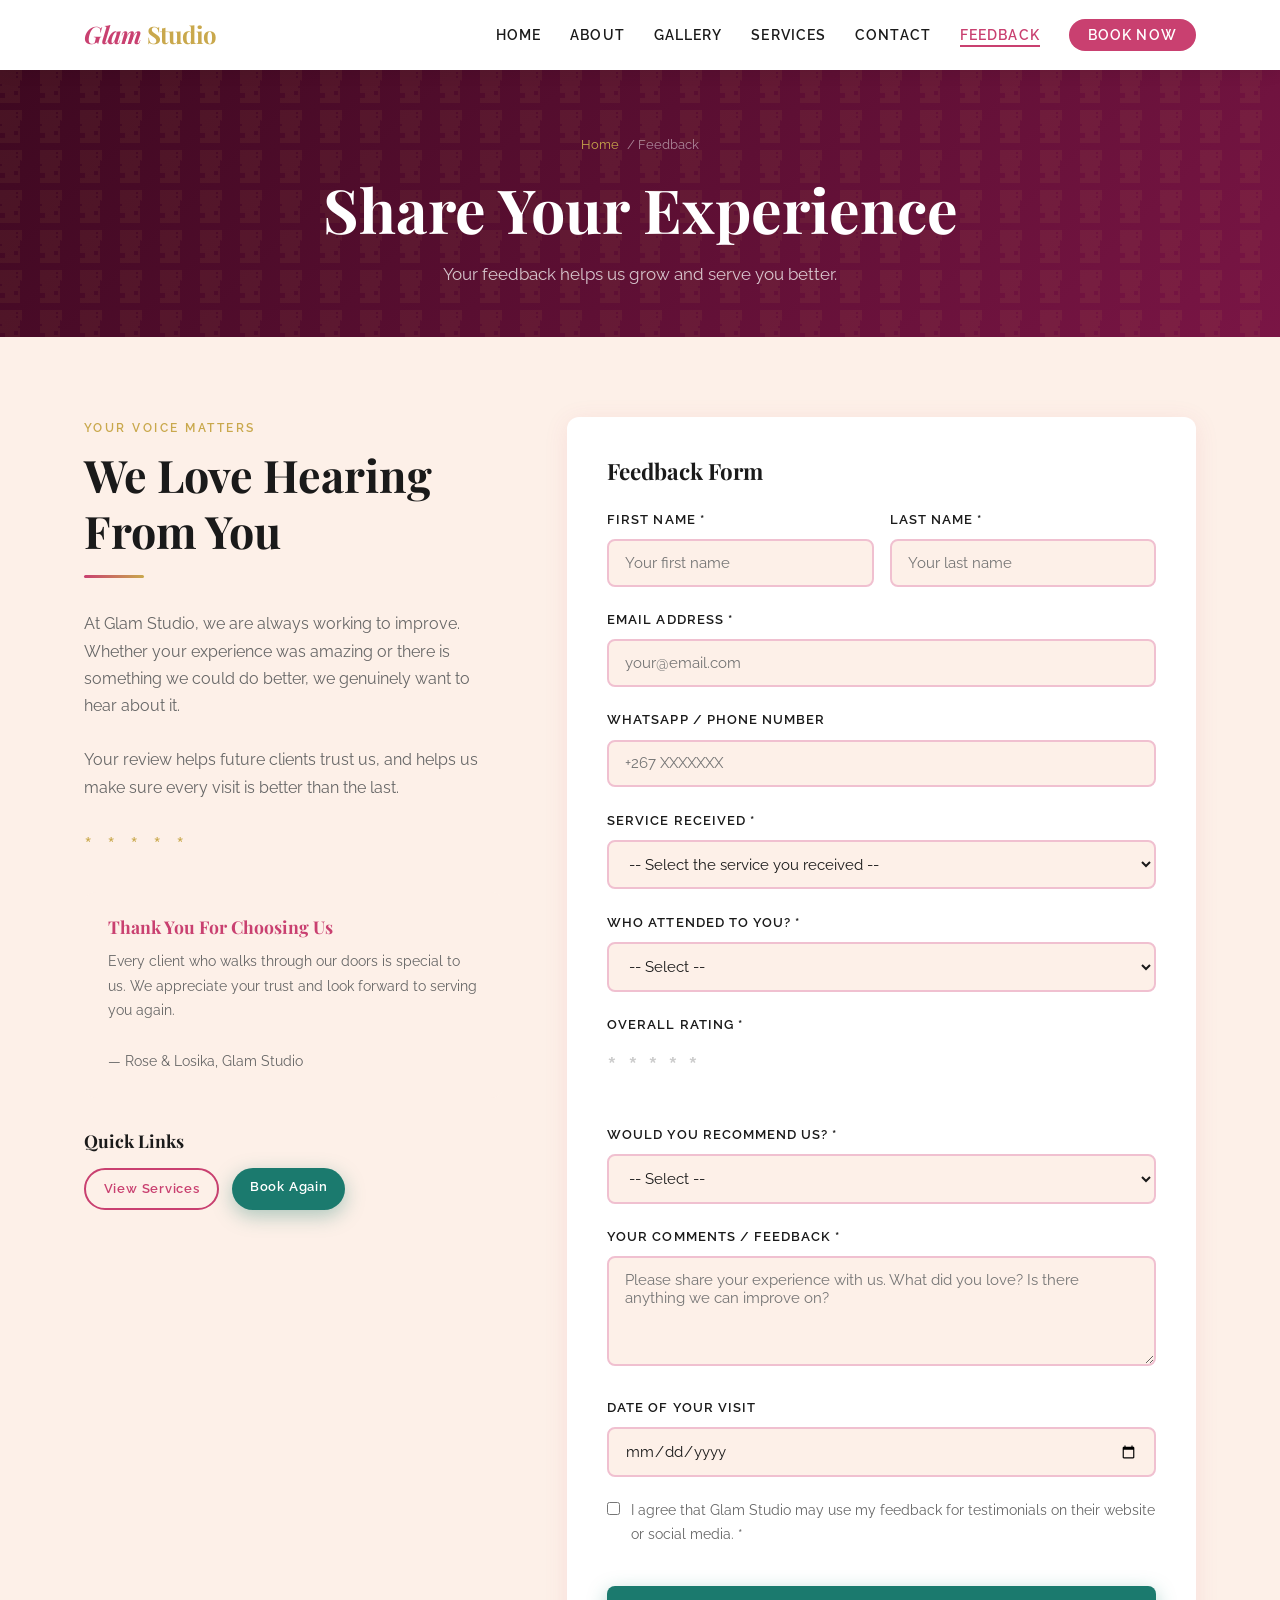
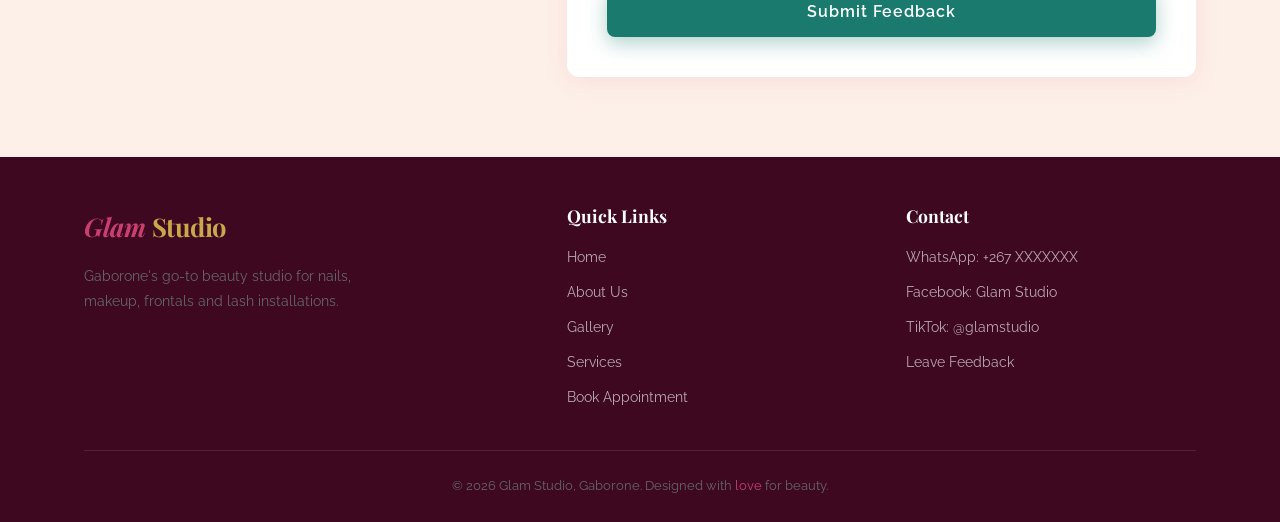
<file: feedback.html>
<!DOCTYPE html>
<html lang="en">
<head>
  <meta charset="UTF-8" />
  <meta name="viewport" content="width=device-width, initial-scale=1.0" />
  <title>Feedback | Glam Studio</title>
  <link rel="stylesheet" href="style.css" />
</head>
<body>

  <header>
    <div class="nav-inner">
      <a href="index.html" class="logo">Glam <span>Studio</span></a>
      <nav>
        <ul>
          <li><a href="index.html">Home</a></li>
          <li><a href="about.html">About</a></li>
          <li><a href="gallery.html">Gallery</a></li>
          <li><a href="services.html">Services</a></li>
          <li><a href="contacts.html">Contact</a></li>
          <li><a href="feedback.html" class="active">Feedback</a></li>
          <li><a href="book.html" class="nav-book">Book Now</a></li>
        </ul>
      </nav>
    </div>
  </header>

  <section class="page-hero">
    <div class="container">
      <div class="breadcrumb"><a href="index.html">Home</a> / Feedback</div>
      <h1>Share Your Experience</h1>
      <p>Your feedback helps us grow and serve you better.</p>
    </div>
  </section>

  <section class="section">
    <div class="container">
      <div class="feedback-wrapper">

        <!-- INTRO SIDE -->
        <div class="feedback-intro">
          <span class="section-label">Your Voice Matters</span>
          <h2>We Love Hearing From You</h2>
          <div class="divider divider-left"></div>
          <p>At Glam Studio, we are always working to improve. Whether your experience was amazing or there is something we could do better, we genuinely want to hear about it.</p>
          <br/>
          <p>Your review helps future clients trust us, and helps us make sure every visit is better than the last.</p>

          <div class="stars">* * * * *</div>

          <div style="background: var(--rose-pale); border-radius: var(--radius); padding: 1.5rem; margin-top: 1rem;">
            <h4 style="color: var(--rose); margin-bottom: 0.7rem;">Thank You For Choosing Us</h4>
            <p style="font-size: 0.9rem;">Every client who walks through our doors is special to us. We appreciate your trust and look forward to serving you again.</p>
            <br/>
            <p style="font-size: 0.88rem;">— Rose &amp; Losika, Glam Studio</p>
          </div>

          <div style="margin-top: 2rem;">
            <h4 style="margin-bottom: 1rem;">Quick Links</h4>
            <div style="display: flex; gap: 0.8rem; flex-wrap: wrap;">
              <a href="services.html" class="btn btn-rose-outline" style="font-size:0.82rem; padding:0.5rem 1.1rem;">View Services</a>
              <a href="book.html" class="btn btn-primary" style="font-size:0.82rem; padding:0.5rem 1.1rem;">Book Again</a>
            </div>
          </div>
        </div>

        <!-- FORM SIDE -->
        <div class="form-card">
          <h3>Feedback Form</h3>

          <form id="feedbackForm" onsubmit="submitFeedback(event)" novalidate>

            <div class="form-row">
              <div class="form-group">
                <label for="fb-fname">First Name *</label>
                <input type="text" id="fb-fname" name="fname" placeholder="Your first name" required minlength="2" />
              </div>
              <div class="form-group">
                <label for="fb-lname">Last Name *</label>
                <input type="text" id="fb-lname" name="lname" placeholder="Your last name" required minlength="2" />
              </div>
            </div>

            <div class="form-group">
              <label for="fb-email">Email Address *</label>
              <input type="email" id="fb-email" name="email" placeholder="your@email.com" required />
            </div>

            <div class="form-group">
              <label for="fb-phone">WhatsApp / Phone Number</label>
              <input type="tel" id="fb-phone" name="phone" placeholder="+267 XXXXXXX" />
            </div>

            <div class="form-group">
              <label for="fb-service">Service Received *</label>
              <select id="fb-service" name="service" required>
                <option value="" disabled selected>-- Select the service you received --</option>
                <option value="gel-overlay">Gel Overlay</option>
                <option value="gel-tips">Gel Tips</option>
                <option value="gel-toes">Gel on Toes</option>
                <option value="nail-art">Nail Art</option>
                <option value="full-glam">Full Glam Makeup</option>
                <option value="soft-glam">Soft Glam Makeup</option>
                <option value="natural-makeup">Natural Look Makeup</option>
                <option value="frontal-install">Frontal Installation</option>
                <option value="lash-classic">Classic Lash Set</option>
                <option value="lash-volume">Volume Lash Set</option>
                <option value="lash-hybrid">Hybrid Lash Set</option>
                <option value="combo">Combo Package</option>
                <option value="other">Other</option>
              </select>
            </div>

            <div class="form-group">
              <label for="fb-artist">Who Attended to You? *</label>
              <select id="fb-artist" name="artist" required>
                <option value="" disabled selected>-- Select --</option>
                <option value="rose">Rose (Nails / Frontals)</option>
                <option value="losika">Losika (Makeup / Lashes)</option>
                <option value="both">Both Rose and Losika</option>
              </select>
            </div>

            <div class="form-group">
              <label>Overall Rating *</label>
              <div class="star-rating" id="starRating">
                <input type="radio" id="s5" name="rating" value="5" required />
                <label for="s5">*</label>
                <input type="radio" id="s4" name="rating" value="4" />
                <label for="s4">*</label>
                <input type="radio" id="s3" name="rating" value="3" />
                <label for="s3">*</label>
                <input type="radio" id="s2" name="rating" value="2" />
                <label for="s2">*</label>
                <input type="radio" id="s1" name="rating" value="1" />
                <label for="s1">*</label>
              </div>
            </div>

            <div class="form-group">
              <label for="fb-recommend">Would You Recommend Us? *</label>
              <select id="fb-recommend" name="recommend" required>
                <option value="" disabled selected>-- Select --</option>
                <option value="yes-definitely">Yes, definitely!</option>
                <option value="yes-probably">Yes, probably</option>
                <option value="maybe">Maybe</option>
                <option value="no">No</option>
              </select>
            </div>

            <div class="form-group">
              <label for="fb-message">Your Comments / Feedback *</label>
              <textarea id="fb-message" name="message" placeholder="Please share your experience with us. What did you love? Is there anything we can improve on?" required minlength="20"></textarea>
            </div>

            <div class="form-group">
              <label for="fb-visit-date">Date of Your Visit</label>
              <input type="date" id="fb-visit-date" name="visit_date" />
            </div>

            <div class="form-group" style="display:flex; align-items:flex-start; gap: 0.7rem;">
              <input type="checkbox" id="consent" name="consent" required style="width:auto; margin-top:3px; accent-color: var(--rose);" />
              <label for="consent" style="text-transform:none; letter-spacing:0; font-weight:400; font-size:0.88rem; color:var(--grey);">I agree that Glam Studio may use my feedback for testimonials on their website or social media. *</label>
            </div>

            <button type="submit" class="btn btn-primary form-submit">Submit Feedback</button>
          </form>

          <div class="success-msg" id="fbSuccessMsg">
            Thank you for your feedback! We truly appreciate you taking the time to share your experience with us. Your words mean everything to our team at Glam Studio.
          </div>
        </div>

      </div>
    </div>
  </section>

  <footer>
    <div class="container">
      <div class="footer-inner">
        <div class="footer-brand">
          <a href="index.html" class="logo">Glam <span>Studio</span></a>
          <p>Gaborone's go-to beauty studio for nails, makeup, frontals and lash installations.</p>
        </div>
        <div>
          <h4>Quick Links</h4>
          <ul class="footer-links">
            <li><a href="index.html">Home</a></li>
            <li><a href="about.html">About Us</a></li>
            <li><a href="gallery.html">Gallery</a></li>
            <li><a href="services.html">Services</a></li>
            <li><a href="book.html">Book Appointment</a></li>
          </ul>
        </div>
        <div>
          <h4>Contact</h4>
          <ul class="footer-links">
            <li><a href="contacts.html">WhatsApp: +267 XXXXXXX</a></li>
            <li><a href="contacts.html">Facebook: Glam Studio</a></li>
            <li><a href="contacts.html">TikTok: @glamstudio</a></li>
            <li><a href="feedback.html">Leave Feedback</a></li>
          </ul>
        </div>
      </div>
      <div class="footer-bottom">
        <p>© 2026 Glam Studio, Gaborone. Designed with <span>love</span> for beauty.</p>
      </div>
    </div>
  </footer>

  <script>
    function submitFeedback(e) {
      e.preventDefault();
      const form = document.getElementById('feedbackForm');
      if (!form.checkValidity()) {
        form.reportValidity();
        return;
      }
      form.style.display = 'none';
      document.getElementById('fbSuccessMsg').style.display = 'block';
    }
  </script>

</body>
</html>
</file>
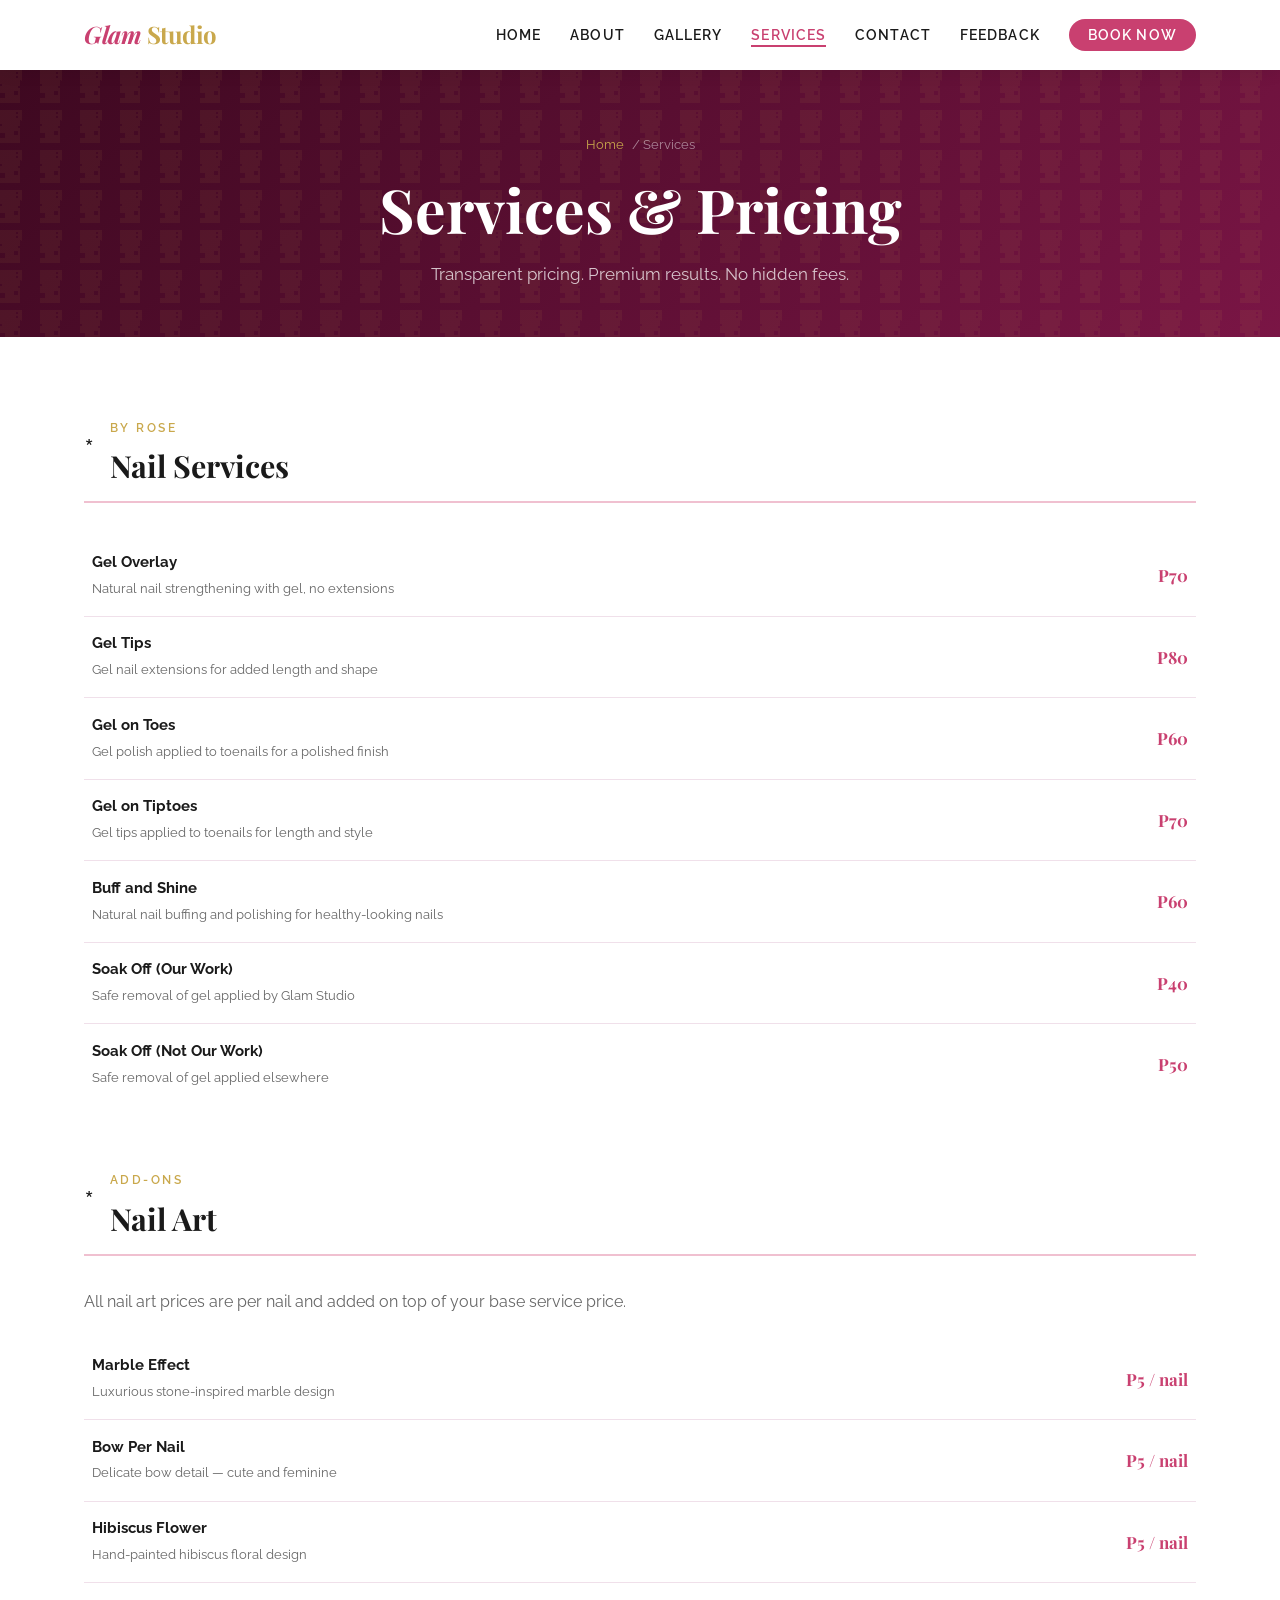
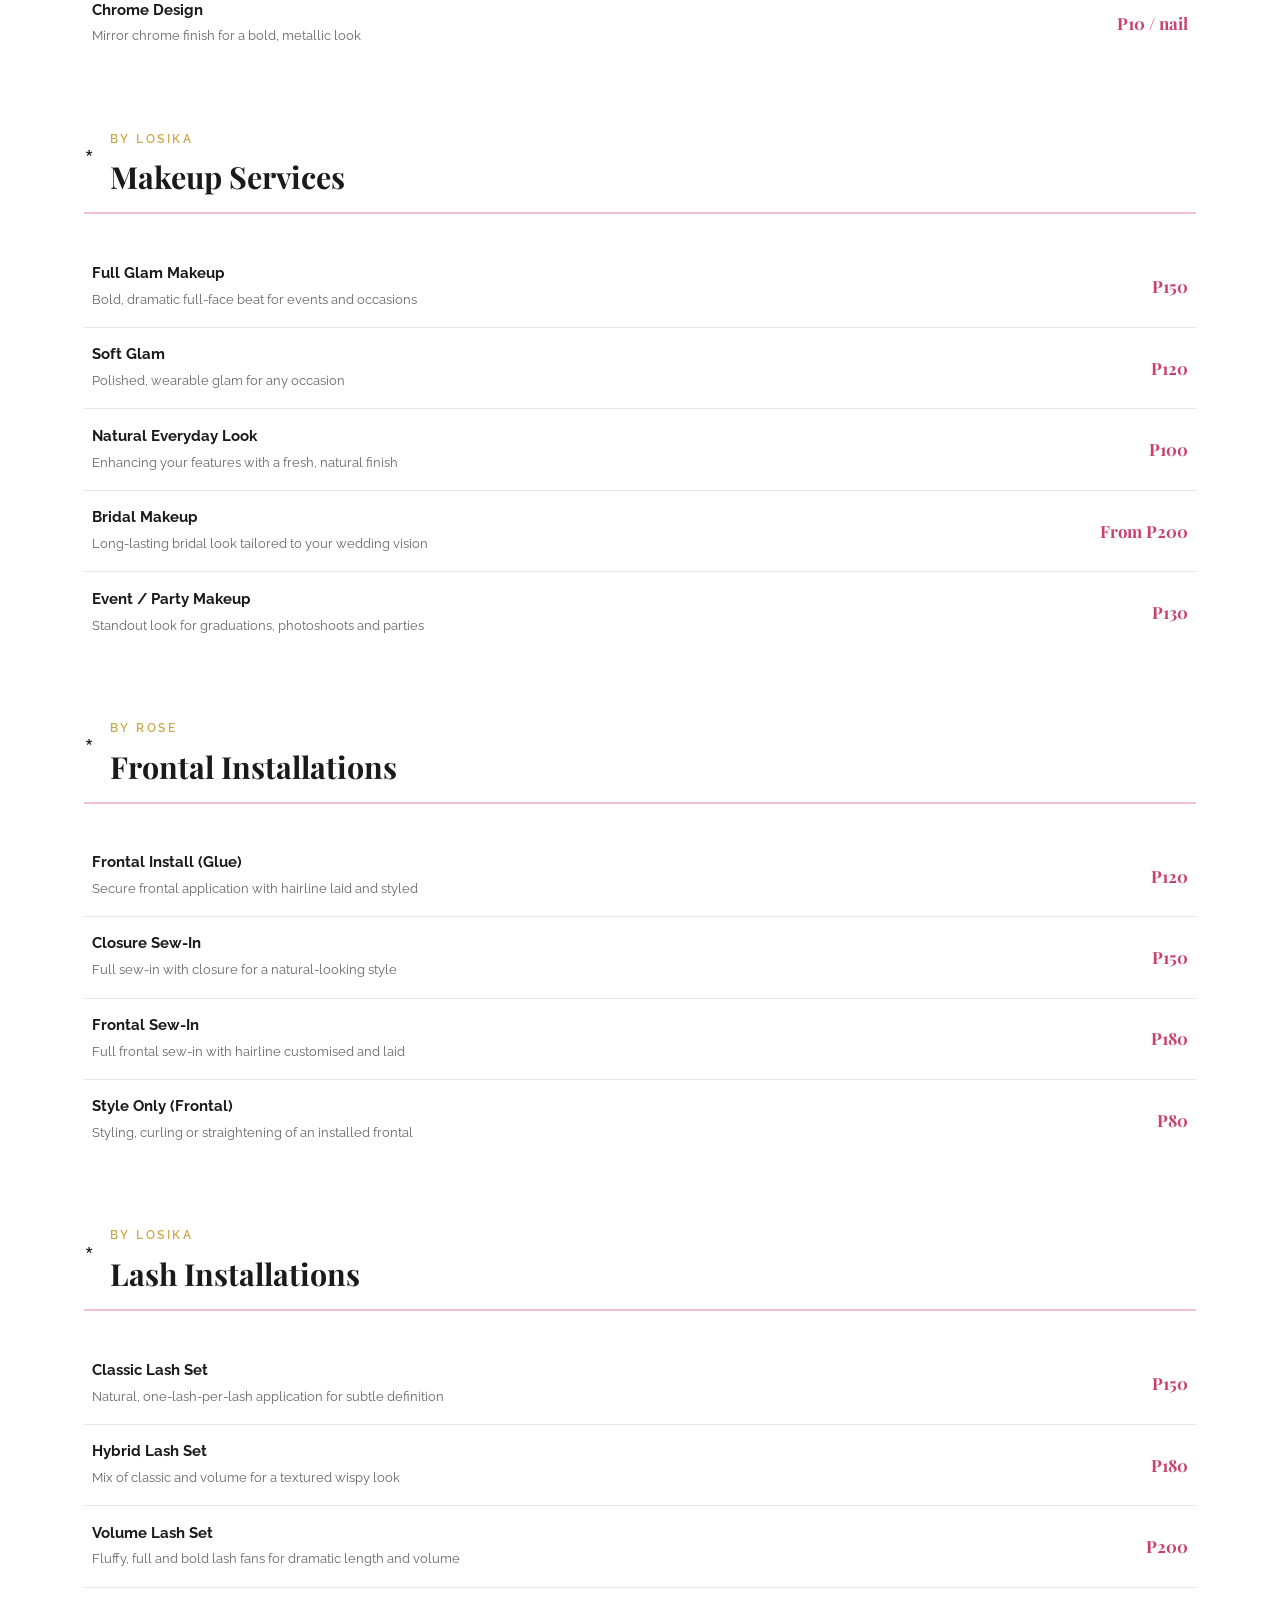
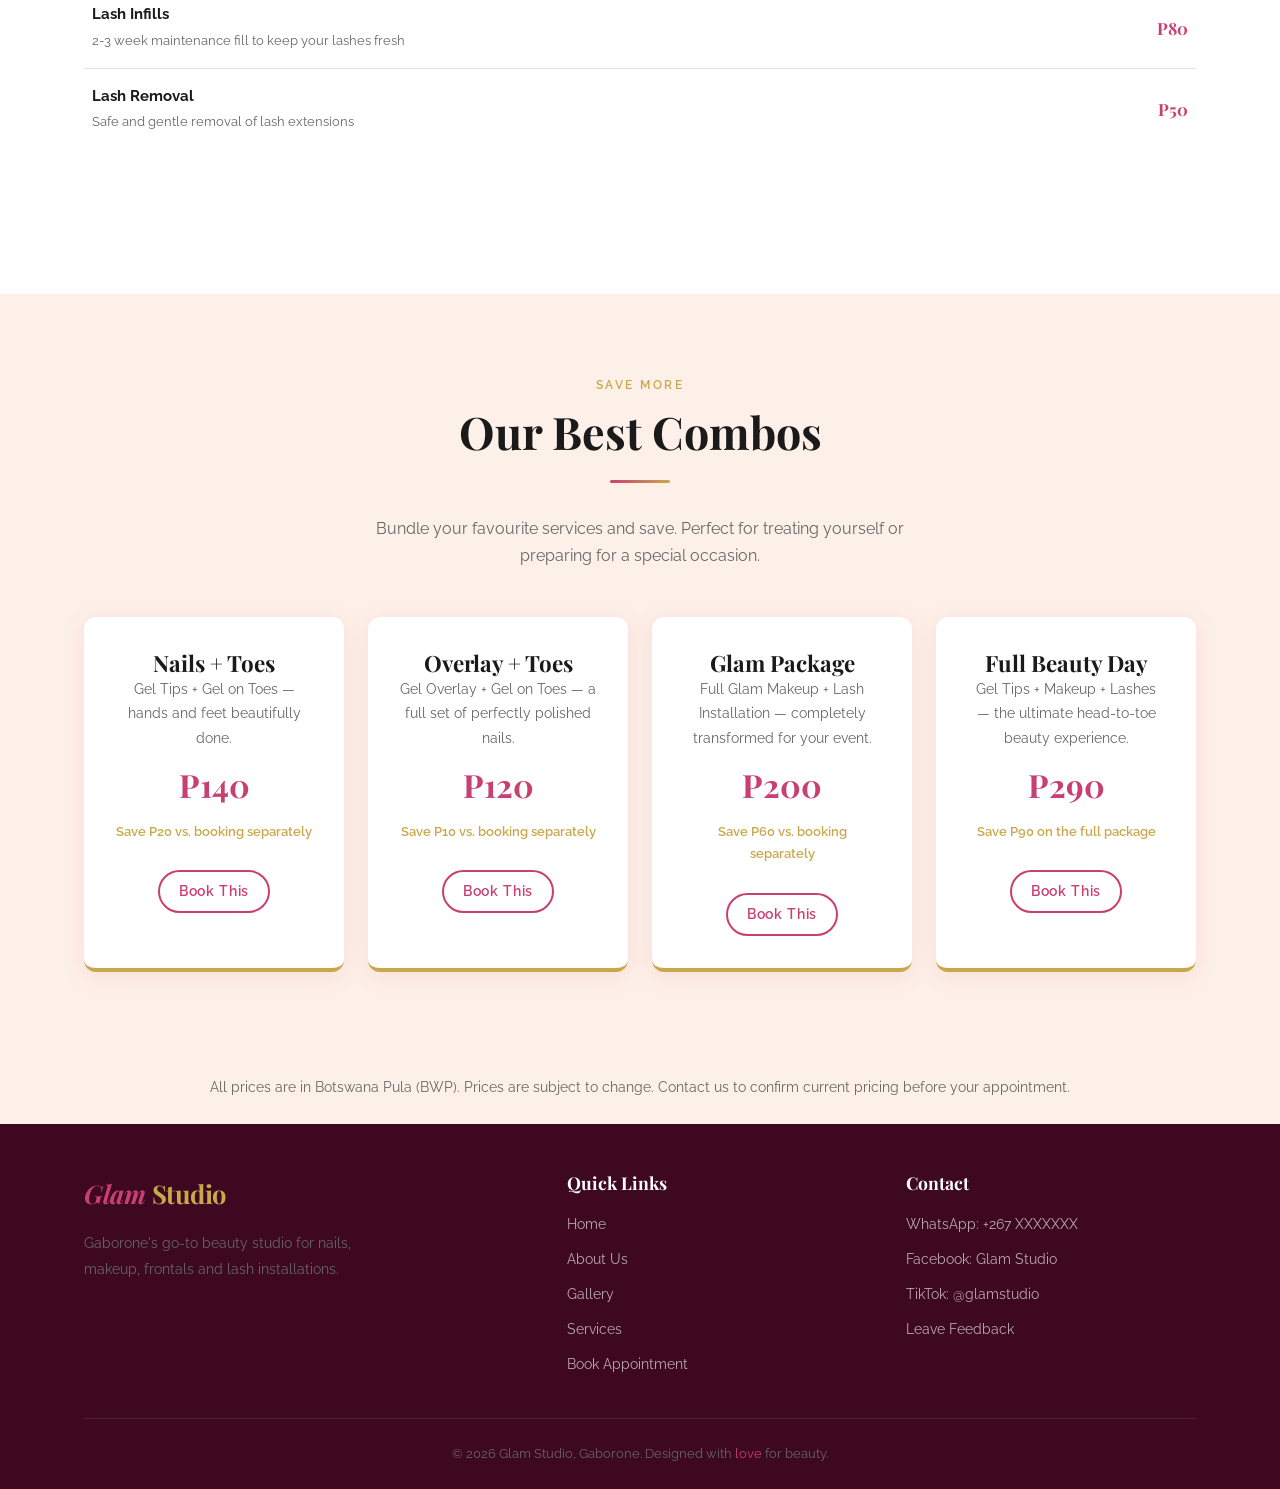
<file: services.html>
<!DOCTYPE html>
<html lang="en">
<head>
  <meta charset="UTF-8" />
  <meta name="viewport" content="width=device-width, initial-scale=1.0" />
  <title>Services & Pricing | Glam Studio</title>
  <link rel="stylesheet" href="style.css" />
</head>
<body>

  <header>
    <div class="nav-inner">
      <a href="index.html" class="logo">Glam <span>Studio</span></a>
      <nav>
        <ul>
          <li><a href="index.html">Home</a></li>
          <li><a href="about.html">About</a></li>
          <li><a href="gallery.html">Gallery</a></li>
          <li><a href="services.html" class="active">Services</a></li>
          <li><a href="contacts.html">Contact</a></li>
          <li><a href="feedback.html">Feedback</a></li>
          <li><a href="book.html" class="nav-book">Book Now</a></li>
        </ul>
      </nav>
    </div>
  </header>

  <section class="page-hero">
    <div class="container">
      <div class="breadcrumb"><a href="index.html">Home</a> / Services</div>
      <h1>Services &amp; Pricing</h1>
      <p>Transparent pricing. Premium results. No hidden fees.</p>
    </div>
  </section>

  <!-- NAIL SERVICES -->
  <section class="section services-section">
    <div class="container">

      <div class="services-category">
        <div class="category-header">
          <span class="category-icon">*</span>
          <div>
            <span class="section-label">By Rose</span>
            <h2>Nail Services</h2>
          </div>
        </div>

        <table class="price-table">
          <tr>
            <td>
              <strong>Gel Overlay</strong><br/>
              <small style="color:var(--grey);">Natural nail strengthening with gel, no extensions</small>
            </td>
            <td>P70</td>
          </tr>
          <tr>
            <td>
              <strong>Gel Tips</strong><br/>
              <small style="color:var(--grey);">Gel nail extensions for added length and shape</small>
            </td>
            <td>P80</td>
          </tr>
          <tr>
            <td>
              <strong>Gel on Toes</strong><br/>
              <small style="color:var(--grey);">Gel polish applied to toenails for a polished finish</small>
            </td>
            <td>P60</td>
          </tr>
          <tr>
            <td>
              <strong>Gel on Tiptoes</strong><br/>
              <small style="color:var(--grey);">Gel tips applied to toenails for length and style</small>
            </td>
            <td>P70</td>
          </tr>
          <tr>
            <td>
              <strong>Buff and Shine</strong><br/>
              <small style="color:var(--grey);">Natural nail buffing and polishing for healthy-looking nails</small>
            </td>
            <td>P60</td>
          </tr>
          <tr>
            <td>
              <strong>Soak Off (Our Work)</strong><br/>
              <small style="color:var(--grey);">Safe removal of gel applied by Glam Studio</small>
            </td>
            <td>P40</td>
          </tr>
          <tr>
            <td>
              <strong>Soak Off (Not Our Work)</strong><br/>
              <small style="color:var(--grey);">Safe removal of gel applied elsewhere</small>
            </td>
            <td>P50</td>
          </tr>
        </table>
      </div>

      <div class="services-category">
        <div class="category-header">
          <span class="category-icon">*</span>
          <div>
            <span class="section-label">Add-ons</span>
            <h2>Nail Art</h2>
          </div>
        </div>
        <p style="margin-bottom:1.5rem; color:var(--grey);">All nail art prices are per nail and added on top of your base service price.</p>

        <table class="price-table">
          <tr>
            <td>
              <strong>Marble Effect</strong><br/>
              <small style="color:var(--grey);">Luxurious stone-inspired marble design</small>
            </td>
            <td>P5 / nail</td>
          </tr>
          <tr>
            <td>
              <strong>Bow Per Nail</strong><br/>
              <small style="color:var(--grey);">Delicate bow detail — cute and feminine</small>
            </td>
            <td>P5 / nail</td>
          </tr>
          <tr>
            <td>
              <strong>Hibiscus Flower</strong><br/>
              <small style="color:var(--grey);">Hand-painted hibiscus floral design</small>
            </td>
            <td>P5 / nail</td>
          </tr>
          <tr>
            <td>
              <strong>Chrome Design</strong><br/>
              <small style="color:var(--grey);">Mirror chrome finish for a bold, metallic look</small>
            </td>
            <td>P10 / nail</td>
          </tr>
        </table>
      </div>

      <div class="services-category">
        <div class="category-header">
          <span class="category-icon">*</span>
          <div>
            <span class="section-label">By Losika</span>
            <h2>Makeup Services</h2>
          </div>
        </div>

        <table class="price-table">
          <tr>
            <td>
              <strong>Full Glam Makeup</strong><br/>
              <small style="color:var(--grey);">Bold, dramatic full-face beat for events and occasions</small>
            </td>
            <td>P150</td>
          </tr>
          <tr>
            <td>
              <strong>Soft Glam</strong><br/>
              <small style="color:var(--grey);">Polished, wearable glam for any occasion</small>
            </td>
            <td>P120</td>
          </tr>
          <tr>
            <td>
              <strong>Natural Everyday Look</strong><br/>
              <small style="color:var(--grey);">Enhancing your features with a fresh, natural finish</small>
            </td>
            <td>P100</td>
          </tr>
          <tr>
            <td>
              <strong>Bridal Makeup</strong><br/>
              <small style="color:var(--grey);">Long-lasting bridal look tailored to your wedding vision</small>
            </td>
            <td>From P200</td>
          </tr>
          <tr>
            <td>
              <strong>Event / Party Makeup</strong><br/>
              <small style="color:var(--grey);">Standout look for graduations, photoshoots and parties</small>
            </td>
            <td>P130</td>
          </tr>
        </table>
      </div>

      <div class="services-category">
        <div class="category-header">
          <span class="category-icon">*</span>
          <div>
            <span class="section-label">By Rose</span>
            <h2>Frontal Installations</h2>
          </div>
        </div>

        <table class="price-table">
          <tr>
            <td>
              <strong>Frontal Install (Glue)</strong><br/>
              <small style="color:var(--grey);">Secure frontal application with hairline laid and styled</small>
            </td>
            <td>P120</td>
          </tr>
          <tr>
            <td>
              <strong>Closure Sew-In</strong><br/>
              <small style="color:var(--grey);">Full sew-in with closure for a natural-looking style</small>
            </td>
            <td>P150</td>
          </tr>
          <tr>
            <td>
              <strong>Frontal Sew-In</strong><br/>
              <small style="color:var(--grey);">Full frontal sew-in with hairline customised and laid</small>
            </td>
            <td>P180</td>
          </tr>
          <tr>
            <td>
              <strong>Style Only (Frontal)</strong><br/>
              <small style="color:var(--grey);">Styling, curling or straightening of an installed frontal</small>
            </td>
            <td>P80</td>
          </tr>
        </table>
      </div>

      <div class="services-category">
        <div class="category-header">
          <span class="category-icon">*</span>
          <div>
            <span class="section-label">By Losika</span>
            <h2>Lash Installations</h2>
          </div>
        </div>

        <table class="price-table">
          <tr>
            <td>
              <strong>Classic Lash Set</strong><br/>
              <small style="color:var(--grey);">Natural, one-lash-per-lash application for subtle definition</small>
            </td>
            <td>P150</td>
          </tr>
          <tr>
            <td>
              <strong>Hybrid Lash Set</strong><br/>
              <small style="color:var(--grey);">Mix of classic and volume for a textured wispy look</small>
            </td>
            <td>P180</td>
          </tr>
          <tr>
            <td>
              <strong>Volume Lash Set</strong><br/>
              <small style="color:var(--grey);">Fluffy, full and bold lash fans for dramatic length and volume</small>
            </td>
            <td>P200</td>
          </tr>
          <tr>
            <td>
              <strong>Lash Infills</strong><br/>
              <small style="color:var(--grey);">2-3 week maintenance fill to keep your lashes fresh</small>
            </td>
            <td>P80</td>
          </tr>
          <tr>
            <td>
              <strong>Lash Removal</strong><br/>
              <small style="color:var(--grey);">Safe and gentle removal of lash extensions</small>
            </td>
            <td>P50</td>
          </tr>
        </table>
      </div>

    </div>
  </section>

  <!-- COMBOS -->
  <section class="section combos-section">
    <div class="container text-center">
      <span class="section-label">Save More</span>
      <h2 class="section-title">Our Best Combos</h2>
      <div class="divider"></div>
      <p class="section-subtitle">Bundle your favourite services and save. Perfect for treating yourself or preparing for a special occasion.</p>

      <div class="combos-grid">
        <div class="combo-card">
          <h3>Nails + Toes</h3>
          <p style="font-size:0.9rem;">Gel Tips + Gel on Toes — hands and feet beautifully done.</p>
          <div class="combo-price">P140</div>
          <div class="combo-saving">Save P20 vs. booking separately</div>
          <br/>
          <a href="book.html" class="btn btn-rose-outline" style="font-size:0.85rem; padding:0.5rem 1.2rem;">Book This</a>
        </div>
        <div class="combo-card">
          <h3>Overlay + Toes</h3>
          <p style="font-size:0.9rem;">Gel Overlay + Gel on Toes — a full set of perfectly polished nails.</p>
          <div class="combo-price">P120</div>
          <div class="combo-saving">Save P10 vs. booking separately</div>
          <br/>
          <a href="book.html" class="btn btn-rose-outline" style="font-size:0.85rem; padding:0.5rem 1.2rem;">Book This</a>
        </div>
        <div class="combo-card">
          <h3>Glam Package</h3>
          <p style="font-size:0.9rem;">Full Glam Makeup + Lash Installation — completely transformed for your event.</p>
          <div class="combo-price">P200</div>
          <div class="combo-saving">Save P60 vs. booking separately</div>
          <br/>
          <a href="book.html" class="btn btn-rose-outline" style="font-size:0.85rem; padding:0.5rem 1.2rem;">Book This</a>
        </div>
        <div class="combo-card">
          <h3>Full Beauty Day</h3>
          <p style="font-size:0.9rem;">Gel Tips + Makeup + Lashes — the ultimate head-to-toe beauty experience.</p>
          <div class="combo-price">P290</div>
          <div class="combo-saving">Save P90 on the full package</div>
          <br/>
          <a href="book.html" class="btn btn-rose-outline" style="font-size:0.85rem; padding:0.5rem 1.2rem;">Book This</a>
        </div>
      </div>
    </div>
  </section>

  <!-- NOTE -->
  <div class="container" style="padding: 1.5rem; text-align:center; color: var(--grey); font-size: 0.88rem;">
    <p>All prices are in Botswana Pula (BWP). Prices are subject to change. Contact us to confirm current pricing before your appointment.</p>
  </div>

  <footer>
    <div class="container">
      <div class="footer-inner">
        <div class="footer-brand">
          <a href="index.html" class="logo">Glam <span>Studio</span></a>
          <p>Gaborone's go-to beauty studio for nails, makeup, frontals and lash installations.</p>
        </div>
        <div>
          <h4>Quick Links</h4>
          <ul class="footer-links">
            <li><a href="index.html">Home</a></li>
            <li><a href="about.html">About Us</a></li>
            <li><a href="gallery.html">Gallery</a></li>
            <li><a href="services.html">Services</a></li>
            <li><a href="book.html">Book Appointment</a></li>
          </ul>
        </div>
        <div>
          <h4>Contact</h4>
          <ul class="footer-links">
            <li><a href="contacts.html">WhatsApp: +267 XXXXXXX</a></li>
            <li><a href="contacts.html">Facebook: Glam Studio</a></li>
            <li><a href="contacts.html">TikTok: @glamstudio</a></li>
            <li><a href="feedback.html">Leave Feedback</a></li>
          </ul>
        </div>
      </div>
      <div class="footer-bottom">
        <p>© 2026 Glam Studio, Gaborone. Designed with <span>love</span> for beauty.</p>
      </div>
    </div>
  </footer>

</body>
</html>
</file>
<file: style.css>
/* =============================================
   GLAM BEAUTY SALON - External Stylesheet
   ============================================= */

@import url('https://fonts.googleapis.com/css2?family=Playfair+Display:ital,wght@0,400;0,600;0,700;1,400&family=Raleway:wght@300;400;500;600&display=swap');

/* ---- CSS Variables ---- */
:root {
  /* ---- Three-colour palette ---- */
  --rose:      #C94070;
  --rose-light:#F0C0D0;
  --rose-pale: #FDF0E8;
  --gold:      #C9A84C;
  --gold-light:#F5E6C0;
  --cream:     #FDF0E8;
  --cream-mid: #F5E0D0;

  /* ---- Complementary (rose's opposite) — important buttons only ---- */
  --teal:      #1B7A6E;
  --teal-dark: #145C53;
  --teal-glow: rgba(27,122,110,0.35);

  /* ---- Neutrals (not counted as palette colours) ---- */
  --dark:      #1A1A1A;
  --grey:      #666666;
  --white:     #FFFFFF;
  --bg:        var(--cream);

  /* ---- Burgundy — hero & footer background ---- */
  --burgundy:  #5C0F35;

  --font-head: 'Playfair Display', serif;
  --font-body: 'Raleway', sans-serif;
  --shadow:    0 4px 24px rgba(201,64,112,0.10);
  --radius:    12px;
  --transition:0.3s ease;
}

/* ---- Reset & Base ---- */
*, *::before, *::after { box-sizing: border-box; margin: 0; padding: 0; }

html { scroll-behavior: smooth; }

body {
  font-family: var(--font-body);
  background: var(--bg);
  color: var(--dark);
  font-size: 16px;
  line-height: 1.7;
}

a { text-decoration: none; color: inherit; }
img { max-width: 100%; display: block; }
ul { list-style: none; }

/* ---- Typography ---- */
h1, h2, h3, h4 { font-family: var(--font-head); line-height: 1.25; }
h1 { font-size: clamp(2.2rem, 5vw, 3.8rem); }
h2 { font-size: clamp(1.8rem, 3.5vw, 2.8rem); }
h3 { font-size: 1.4rem; }
h4 { font-size: 1.1rem; }
p  { color: var(--grey); font-weight: 400; }

.section-label {
  font-family: var(--font-body);
  font-size: 0.78rem;
  font-weight: 600;
  letter-spacing: 0.2em;
  text-transform: uppercase;
  color: var(--gold);
  display: block;
  margin-bottom: 0.6rem;
}

.section-title {
  font-family: var(--font-head);
  color: var(--dark);
  margin-bottom: 1.2rem;
}

.section-subtitle {
  color: var(--grey);
  max-width: 560px;
  margin: 0 auto 3rem;
  text-align: center;
}

/* ---- Layout Helpers ---- */
.container    { max-width: 1160px; margin: 0 auto; padding: 0 1.5rem; }
.section      { padding: 80px 0; }
.text-center  { text-align: center; }
.divider {
  width: 60px; height: 3px;
  background: linear-gradient(90deg, var(--rose), var(--gold));
  border-radius: 2px;
  margin: 1rem auto 2rem;
}
.divider-left { margin-left: 0; }

/* ============ NAVIGATION ============ */
header {
  position: sticky; top: 0; z-index: 100;
  background: var(--white);
  box-shadow: 0 2px 16px rgba(0,0,0,0.08);
}

.nav-inner {
  display: flex;
  align-items: center;
  justify-content: space-between;
  padding: 0.9rem 1.5rem;
  max-width: 1160px;
  margin: 0 auto;
}

.logo {
  font-family: var(--font-head);
  font-size: 1.5rem;
  color: var(--rose);
  font-style: italic;
  font-weight: 700;
  letter-spacing: -0.5px;
}
.logo span { color: var(--gold); font-style: normal; }

nav ul { display: flex; gap: 1.8rem; align-items: center; }
nav ul li a {
  font-size: 0.88rem;
  font-weight: 600;
  letter-spacing: 0.08em;
  text-transform: uppercase;
  color: var(--dark);
  position: relative;
  padding-bottom: 4px;
  transition: color var(--transition);
}
nav ul li a::after {
  content: '';
  position: absolute; left: 0; bottom: 0;
  width: 0; height: 2px;
  background: var(--rose);
  transition: width var(--transition);
}
nav ul li a:hover,
nav ul li a.active { color: var(--rose); }
nav ul li a:hover::after,
nav ul li a.active::after { width: 100%; }

.nav-book {
  background: var(--rose);
  color: var(--white) !important;
  padding: 0.5rem 1.2rem !important;
  border-radius: 30px;
  transition: background var(--transition) !important;
}
.nav-book:hover { background: var(--teal) !important; }
.nav-book::after { display: none !important; }

/* ============ HERO ============ */
.hero {
  min-height: 92vh;
  background: linear-gradient(135deg, #3D0820 0%, #5C0F35 50%, #7A1545 100%);
  display: flex; align-items: center;
  position: relative;
  overflow: hidden;
}
.hero::before {
  content: '';
  position: absolute; inset: 0;
  background: url("data:image/svg+xml,%3Csvg width='60' height='60' viewBox='0 0 60 60' xmlns='http://www.w3.org/2000/svg'%3E%3Cg fill='none' fill-rule='evenodd'%3E%3Cg fill='%23C9A84C' fill-opacity='0.06'%3E%3Cpath d='M36 34v-4h-2v4h-4v2h4v4h2v-4h4v-2h-4zm0-30V0h-2v4h-4v2h4v4h2V6h4V4h-4zM6 34v-4H4v4H0v2h4v4h2v-4h4v-2H6zM6 4V0H4v4H0v2h4v4h2V6h4V4H6z'/%3E%3C/g%3E%3C/g%3E%3C/svg%3E");
}

.hero-content {
  position: relative; z-index: 2;
  max-width: 680px;
  padding: 2rem 1.5rem;
  margin-left: 8vw;
  animation: fadeUp 0.9s ease both;
}

.hero-tag {
  display: inline-block;
  background: rgba(201,168,76,0.2);
  border: 1px solid var(--gold);
  color: var(--gold);
  font-size: 0.75rem;
  letter-spacing: 0.2em;
  text-transform: uppercase;
  padding: 0.35rem 1rem;
  border-radius: 30px;
  margin-bottom: 1.5rem;
  font-weight: 600;
}

.hero h1 {
  color: var(--white);
  margin-bottom: 1.2rem;
}
.hero h1 em {
  color: var(--rose-light);
  font-style: italic;
}

.hero p {
  color: rgba(255,255,255,0.75);
  font-size: 1.08rem;
  max-width: 500px;
  margin-bottom: 2.5rem;
}

.hero-btns { display: flex; gap: 1rem; flex-wrap: wrap; }

.btn {
  display: inline-block;
  padding: 0.8rem 2rem;
  border-radius: 30px;
  font-family: var(--font-body);
  font-weight: 600;
  font-size: 0.9rem;
  letter-spacing: 0.06em;
  cursor: pointer;
  transition: all var(--transition);
  border: none;
}

.btn-primary {
  background: var(--teal);
  color: var(--white);
  box-shadow: 0 6px 20px var(--teal-glow);
}
.btn-primary:hover { background: var(--teal-dark); transform: translateY(-2px); }

.btn-outline {
  background: transparent;
  color: var(--white);
  border: 2px solid rgba(255,255,255,0.5);
}
.btn-outline:hover { border-color: var(--gold); color: var(--gold); }

.btn-gold {
  background: var(--gold);
  color: var(--white);
  box-shadow: 0 6px 20px rgba(201,168,76,0.35);
}
.btn-gold:hover { background: #b5902e; transform: translateY(-2px); }

.btn-rose-outline {
  background: transparent;
  color: var(--rose);
  border: 2px solid var(--rose);
}
.btn-rose-outline:hover { background: var(--rose); color: var(--white); }

/* ---- Complementary button — use ONLY for the single most important action per page ---- */
.btn-confirm {
  background: var(--teal);
  color: var(--white);
  box-shadow: 0 6px 20px var(--teal-glow);
}
.btn-confirm:hover { background: var(--teal-dark); transform: translateY(-2px); }

/* Hero floating cards */
.hero-badges {
  position: absolute;
  right: 6vw; top: 50%;
  transform: translateY(-50%);
  display: flex; flex-direction: column; gap: 1rem;
  z-index: 2;
}
.hero-badge {
  background: rgba(255,255,255,0.12);
  backdrop-filter: blur(8px);
  border: 1px solid rgba(255,255,255,0.2);
  border-radius: var(--radius);
  padding: 1rem 1.4rem;
  color: var(--white);
  text-align: center;
  min-width: 130px;
}
.hero-badge .badge-icon { font-size: 1.6rem; margin-bottom: 0.3rem; }
.hero-badge .badge-label { font-size: 0.75rem; font-weight: 600; letter-spacing: 0.1em; text-transform: uppercase; opacity: 0.85; }

/* ============ PROMO STRIP ============ */
.promo-strip {
  background: linear-gradient(90deg, var(--rose), var(--gold));
  color: var(--white);
  padding: 1rem 0;
  text-align: center;
  font-size: 0.9rem;
  font-weight: 500;
  letter-spacing: 0.05em;
}
.promo-strip strong { font-weight: 700; }
.promo-strip a {
  color: var(--white);
  text-decoration: underline;
  margin-left: 0.5rem;
  font-weight: 700;
}

/* ============ SERVICES PREVIEW (HOME) ============ */
.services-grid {
  display: grid;
  grid-template-columns: repeat(auto-fit, minmax(230px, 1fr));
  gap: 1.8rem;
  margin-top: 3rem;
}

.service-card {
  background: var(--white);
  border-radius: var(--radius);
  padding: 2rem 1.5rem;
  text-align: center;
  box-shadow: var(--shadow);
  border-top: 4px solid var(--rose);
  transition: transform var(--transition), box-shadow var(--transition);
}
.service-card:hover { transform: translateY(-6px); box-shadow: 0 12px 32px rgba(194,24,91,0.15); }
.service-card .icon { font-size: 2.5rem; margin-bottom: 1rem; }
.service-card h3 { color: var(--dark); margin-bottom: 0.6rem; }
.service-card p { font-size: 0.9rem; }

/* ============ WHY US SECTION ============ */
.why-us { background: var(--rose-pale); }
.why-grid {
  display: grid;
  grid-template-columns: repeat(auto-fit, minmax(200px, 1fr));
  gap: 2rem;
  margin-top: 3rem;
}
.why-item { text-align: center; }
.why-item .num {
  font-family: var(--font-head);
  font-size: 3rem;
  color: var(--rose);
  font-weight: 700;
  line-height: 1;
}
.why-item p { font-size: 0.92rem; margin-top: 0.4rem; }

/* ============ ABOUT PAGE ============ */
.about-intro { display: grid; grid-template-columns: 1fr 1fr; gap: 4rem; align-items: center; }
.about-intro .about-text h2 { margin-bottom: 1rem; }
.about-intro .about-img {
  border-radius: var(--radius);
  overflow: hidden;
  box-shadow: var(--shadow);
  background: linear-gradient(135deg, var(--rose-light), var(--gold-light));
  min-height: 350px;
  display: flex; align-items: center; justify-content: center;
  font-family: var(--font-head);
  font-size: 1.2rem;
  color: var(--grey);
  font-style: italic;
  text-align: center;
  padding: 2rem;
}

.values-grid {
  display: grid; grid-template-columns: 1fr 1fr; gap: 2rem;
  margin-top: 2rem;
}
.value-box {
  background: var(--rose-pale);
  border-left: 4px solid var(--rose);
  padding: 1.5rem;
  border-radius: 0 var(--radius) var(--radius) 0;
}
.value-box h4 { color: var(--rose); margin-bottom: 0.5rem; }

/* Team */
.team-grid { display: grid; grid-template-columns: repeat(auto-fit, minmax(260px, 1fr)); gap: 2rem; margin-top: 3rem; }
.team-card {
  background: var(--white);
  border-radius: var(--radius);
  overflow: hidden;
  box-shadow: var(--shadow);
  text-align: center;
  transition: transform var(--transition);
}
.team-card:hover { transform: translateY(-5px); }
.team-card .team-img {
  height: 220px;
  background: linear-gradient(160deg, var(--rose-light) 0%, var(--gold-light) 100%);
  display: flex; align-items: center; justify-content: center;
  font-family: var(--font-head);
  font-size: 3.5rem;
  color: var(--rose);
}
.team-card .team-info { padding: 1.5rem; }
.team-card .team-info h3 { margin-bottom: 0.3rem; }
.team-card .team-info .role {
  color: var(--gold);
  font-size: 0.82rem;
  font-weight: 600;
  text-transform: uppercase;
  letter-spacing: 0.12em;
  display: block;
  margin-bottom: 0.7rem;
}
.team-card .team-info p { font-size: 0.9rem; }

/* Promos */
.promos-grid { display: grid; grid-template-columns: 1fr 1fr; gap: 2rem; margin-top: 3rem; }
.promo-card {
  background: linear-gradient(135deg, #3D0820, #7A1545);
  color: var(--white);
  border-radius: var(--radius);
  padding: 2.5rem;
  position: relative;
  overflow: hidden;
}
.promo-card::after {
  content: '';
  position: absolute; top: -40px; right: -40px;
  width: 160px; height: 160px;
  background: rgba(201,168,76,0.15);
  border-radius: 50%;
}
.promo-card .promo-badge {
  display: inline-block;
  background: var(--gold);
  color: var(--white);
  font-size: 0.72rem;
  font-weight: 700;
  letter-spacing: 0.15em;
  text-transform: uppercase;
  padding: 0.3rem 0.9rem;
  border-radius: 30px;
  margin-bottom: 1rem;
}
.promo-card h3 { color: var(--white); margin-bottom: 0.7rem; font-size: 1.6rem; }
.promo-card p { color: rgba(255,255,255,0.8); font-size: 0.92rem; margin-bottom: 1.5rem; }
.promo-card .promo-price {
  font-family: var(--font-head);
  font-size: 2rem;
  color: var(--gold);
  font-weight: 700;
}
.promo-card .promo-price span { font-size: 1rem; color: rgba(255,255,255,0.6); text-decoration: line-through; margin-left: 0.5rem; }

/* ============ GALLERY PAGE ============ */
.gallery-tabs {
  display: flex; gap: 1rem; justify-content: center; flex-wrap: wrap;
  margin-bottom: 2.5rem;
}
.tab-btn {
  background: var(--white);
  border: 2px solid var(--rose-light);
  color: var(--grey);
  padding: 0.5rem 1.4rem;
  border-radius: 30px;
  font-family: var(--font-body);
  font-size: 0.88rem;
  font-weight: 600;
  cursor: pointer;
  transition: all var(--transition);
  letter-spacing: 0.05em;
}
.tab-btn:hover, .tab-btn.active { background: var(--rose); border-color: var(--rose); color: var(--white); }

.gallery-grid {
  display: grid;
  grid-template-columns: repeat(auto-fill, minmax(240px, 1fr));
  gap: 1.2rem;
}
.gallery-item {
  border-radius: var(--radius);
  overflow: hidden;
  aspect-ratio: 1;
  position: relative;
  background: linear-gradient(135deg, var(--rose-light), var(--gold-light));
  box-shadow: var(--shadow);
  cursor: pointer;
  transition: transform var(--transition);
}
.gallery-item:hover { transform: scale(1.03); }
.gallery-item img {
  width: 100%; height: 100%;
  object-fit: cover;
  transition: transform 0.4s ease;
}
.gallery-item:hover img { transform: scale(1.08); }
.gallery-item .overlay {
  position: absolute; inset: 0;
  background: linear-gradient(to top, rgba(26,26,26,0.75) 0%, transparent 50%);
  opacity: 0;
  display: flex; align-items: flex-end;
  padding: 1rem;
  transition: opacity var(--transition);
}
.gallery-item:hover .overlay { opacity: 1; }
.gallery-item .overlay span { color: var(--white); font-size: 0.85rem; font-weight: 600; }

/* Placeholder for gallery (when no image) */
.gallery-placeholder {
  width: 100%; height: 100%;
  display: flex; flex-direction: column;
  align-items: center; justify-content: center;
  font-family: var(--font-head);
  color: var(--rose);
  font-size: 0.9rem;
  font-style: italic;
  gap: 0.5rem;
}
.gallery-placeholder .ph-icon { font-size: 2rem; opacity: 0.5; }

/* ============ SERVICES PAGE ============ */
.services-section { background: var(--white); }
.services-tabs { display: flex; gap: 1rem; flex-wrap: wrap; margin-bottom: 3rem; }

.services-category { margin-bottom: 4rem; }
.category-header {
  display: flex; align-items: center; gap: 1rem;
  padding-bottom: 1rem;
  border-bottom: 2px solid var(--rose-light);
  margin-bottom: 2rem;
}
.category-header h2 { font-size: 1.9rem; }
.category-icon { font-size: 2rem; }

.price-table { width: 100%; border-collapse: collapse; }
.price-table tr { border-bottom: 1px solid #f0e0ea; }
.price-table tr:last-child { border-bottom: none; }
.price-table td { padding: 0.9rem 0.5rem; font-size: 0.95rem; }
.price-table td:last-child { text-align: right; font-weight: 700; color: var(--rose); font-family: var(--font-head); font-size: 1.05rem; }
.price-table tr:hover td { background: var(--rose-pale); }

.combos-section { background: var(--rose-pale); }
.combos-grid { display: grid; grid-template-columns: repeat(auto-fit, minmax(260px, 1fr)); gap: 1.5rem; margin-top: 3rem; }
.combo-card {
  background: var(--white);
  border-radius: var(--radius);
  padding: 2rem;
  box-shadow: var(--shadow);
  border-bottom: 4px solid var(--gold);
  transition: transform var(--transition);
}
.combo-card:hover { transform: translateY(-4px); }
.combo-card .combo-price {
  font-family: var(--font-head);
  font-size: 2rem;
  color: var(--rose);
  font-weight: 700;
  margin: 0.5rem 0;
}
.combo-card .combo-saving { font-size: 0.82rem; color: var(--gold); font-weight: 600; }

/* ============ BOOK PAGE ============ */
.booking-wrapper { display: grid; grid-template-columns: 1fr 1.4fr; gap: 4rem; align-items: start; }
.booking-info h2 { margin-bottom: 1rem; }
.booking-steps { margin-top: 2rem; }
.step {
  display: flex; gap: 1.2rem; align-items: flex-start;
  margin-bottom: 1.5rem;
}
.step-num {
  min-width: 40px; height: 40px;
  background: var(--rose);
  color: var(--white);
  border-radius: 50%;
  display: flex; align-items: center; justify-content: center;
  font-family: var(--font-head);
  font-weight: 700;
  flex-shrink: 0;
}
.step-text h4 { margin-bottom: 0.3rem; }
.step-text p { font-size: 0.9rem; }

/* Forms */
.form-card {
  background: var(--white);
  border-radius: var(--radius);
  padding: 2.5rem;
  box-shadow: var(--shadow);
}
.form-card h3 { margin-bottom: 1.5rem; }

.form-group { margin-bottom: 1.4rem; }
.form-group label {
  display: block;
  font-size: 0.82rem;
  font-weight: 600;
  text-transform: uppercase;
  letter-spacing: 0.08em;
  color: var(--dark);
  margin-bottom: 0.5rem;
}
.form-group input,
.form-group select,
.form-group textarea {
  width: 100%;
  padding: 0.8rem 1rem;
  border: 2px solid var(--rose-light);
  border-radius: 8px;
  font-family: var(--font-body);
  font-size: 0.95rem;
  color: var(--dark);
  background: var(--bg);
  outline: none;
  transition: border-color var(--transition);
}
.form-group input:focus,
.form-group select:focus,
.form-group textarea:focus { border-color: var(--rose); background: var(--white); }
.form-group textarea { resize: vertical; min-height: 110px; }

.form-row { display: grid; grid-template-columns: 1fr 1fr; gap: 1rem; }

.form-submit {
  width: 100%;
  padding: 1rem;
  font-size: 1rem;
  border-radius: 8px;
  margin-top: 0.5rem;
}

/* ============ CONTACTS PAGE ============ */
.contacts-grid { display: grid; grid-template-columns: repeat(auto-fit, minmax(250px, 1fr)); gap: 2rem; margin-top: 3rem; }
.contact-card {
  background: var(--white);
  border-radius: var(--radius);
  padding: 2rem;
  box-shadow: var(--shadow);
  text-align: center;
  border-top: 4px solid var(--rose);
  transition: transform var(--transition);
}
.contact-card:hover { transform: translateY(-5px); }
.contact-card .c-icon { font-size: 2.2rem; margin-bottom: 1rem; }
.contact-card h4 { color: var(--dark); margin-bottom: 0.5rem; }
.contact-card p, .contact-card a { color: var(--grey); font-size: 0.92rem; }
.contact-card a:hover { color: var(--rose); }

.hours-table { width: 100%; border-collapse: collapse; margin-top: 1rem; }
.hours-table tr { border-bottom: 1px solid var(--rose-pale); }
.hours-table td { padding: 0.6rem 0.3rem; font-size: 0.9rem; color: var(--grey); }
.hours-table td:last-child { text-align: right; font-weight: 600; color: var(--dark); }
.hours-table .highlight td { color: var(--rose); font-weight: 700; }

.social-links { display: flex; gap: 1rem; justify-content: center; flex-wrap: wrap; margin-top: 2rem; }
.social-link {
  display: flex; align-items: center; gap: 0.6rem;
  background: var(--white);
  border: 2px solid var(--rose-light);
  color: var(--dark);
  padding: 0.7rem 1.4rem;
  border-radius: 30px;
  font-size: 0.88rem;
  font-weight: 600;
  transition: all var(--transition);
}
.social-link:hover { background: var(--rose); border-color: var(--rose); color: var(--white); }

/* ============ FEEDBACK PAGE ============ */
.feedback-wrapper { display: grid; grid-template-columns: 1fr 1.5fr; gap: 4rem; align-items: start; }
.feedback-intro h2 { margin-bottom: 1rem; }
.stars { font-size: 1.6rem; color: var(--gold); margin: 1.5rem 0; letter-spacing: 4px; }

.star-rating { display: flex; gap: 0.5rem; margin-top: 0.5rem; }
.star-rating input { display: none; }
.star-rating label { font-size: 1.8rem; color: #ccc; cursor: pointer; transition: color var(--transition); }
.star-rating input:checked ~ label,
.star-rating label:hover,
.star-rating label:hover ~ label { color: var(--gold); }

/* ============ PAGE HERO (inner pages) ============ */
.page-hero {
  background: linear-gradient(135deg, #3D0820 0%, #7A1545 100%);
  padding: 4rem 0 3rem;
  text-align: center;
  position: relative;
  overflow: hidden;
}
.page-hero::before {
  content: '';
  position: absolute; inset: 0;
  background: url("data:image/svg+xml,%3Csvg width='40' height='40' viewBox='0 0 40 40' xmlns='http://www.w3.org/2000/svg'%3E%3Cg fill='%23C9A84C' fill-opacity='0.07'%3E%3Cpath d='M20 20.5V18H0v5h5v5H0v5h20v-9.5zm-2 4.5h-4v-4h4v4zm4-14V0H0v14h2v2h-2v2H0v2h20v-2h-2v-2h2V8h-2zM18 4h-2V2h2v2zm0 4h-2V6h2v2z'/%3E%3C/g%3E%3C/svg%3E");
}
.page-hero h1 { color: var(--white); position: relative; z-index: 1; }
.page-hero p { color: rgba(255,255,255,0.75); position: relative; z-index: 1; margin-top: 0.8rem; font-size: 1.05rem; }
.breadcrumb {
  display: flex; gap: 0.5rem; justify-content: center;
  font-size: 0.8rem; color: rgba(255,255,255,0.5);
  margin-bottom: 1rem; position: relative; z-index: 1;
}
.breadcrumb a { color: var(--gold); }

/* ============ FOOTER ============ */
footer {
  background: #3D0820;
  color: rgba(255,255,255,0.75);
  padding: 3rem 0 1.5rem;
}
.footer-inner {
  display: grid;
  grid-template-columns: 1.5fr 1fr 1fr;
  gap: 3rem;
  padding-bottom: 2rem;
  border-bottom: 1px solid rgba(255,255,255,0.1);
}
.footer-brand .logo { display: block; margin-bottom: 1rem; font-size: 1.6rem; }
.footer-brand p { font-size: 0.88rem; line-height: 1.8; max-width: 280px; }
footer h4 {
  color: var(--white);
  font-family: var(--font-head);
  margin-bottom: 1rem;
  font-size: 1.1rem;
}
.footer-links li { margin-bottom: 0.5rem; }
.footer-links a { font-size: 0.88rem; color: rgba(255,255,255,0.65); transition: color var(--transition); }
.footer-links a:hover { color: var(--gold); }
.footer-bottom {
  text-align: center;
  padding-top: 1.5rem;
  font-size: 0.82rem;
  color: rgba(255,255,255,0.4);
}
.footer-bottom span { color: var(--rose); }

/* ============ ANIMATIONS ============ */
@keyframes fadeUp {
  from { opacity: 0; transform: translateY(30px); }
  to   { opacity: 1; transform: translateY(0); }
}

/* ============ SUCCESS MESSAGE ============ */
.success-msg {
  display: none;
  background: #e8f5e9;
  border: 2px solid #4caf50;
  color: #2e7d32;
  border-radius: var(--radius);
  padding: 1.2rem;
  text-align: center;
  font-weight: 600;
  margin-top: 1rem;
}

/* ============ RESPONSIVE ============ */
@media (max-width: 900px) {
  .hero-badges { display: none; }
  .hero-content { margin-left: 4vw; }
  .about-intro { grid-template-columns: 1fr; }
  .booking-wrapper { grid-template-columns: 1fr; }
  .feedback-wrapper { grid-template-columns: 1fr; }
  .footer-inner { grid-template-columns: 1fr 1fr; }
  .promos-grid { grid-template-columns: 1fr; }
  .values-grid { grid-template-columns: 1fr; }
}

@media (max-width: 640px) {
  nav ul { gap: 1rem; }
  nav ul li a { font-size: 0.78rem; }
  .hero { min-height: 80vh; }
  .form-row { grid-template-columns: 1fr; }
  .footer-inner { grid-template-columns: 1fr; gap: 2rem; }
}
</file>
